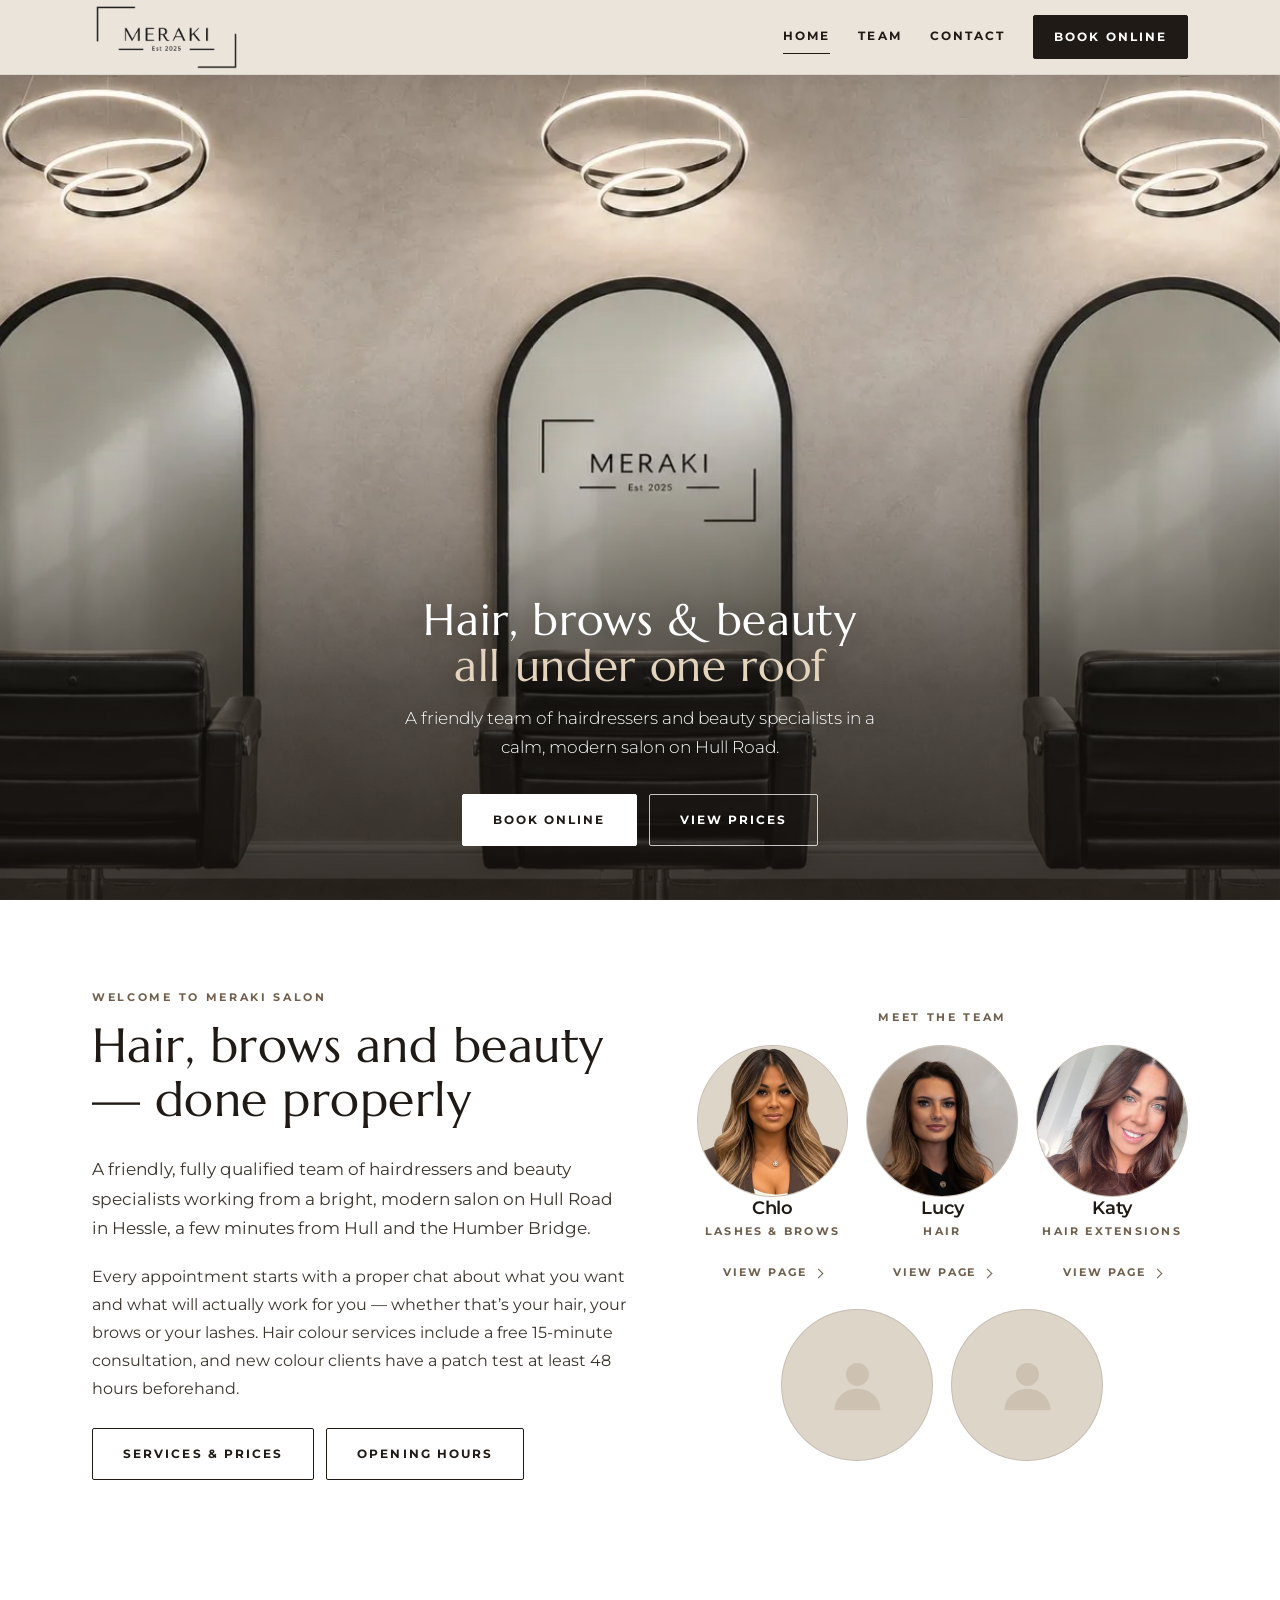
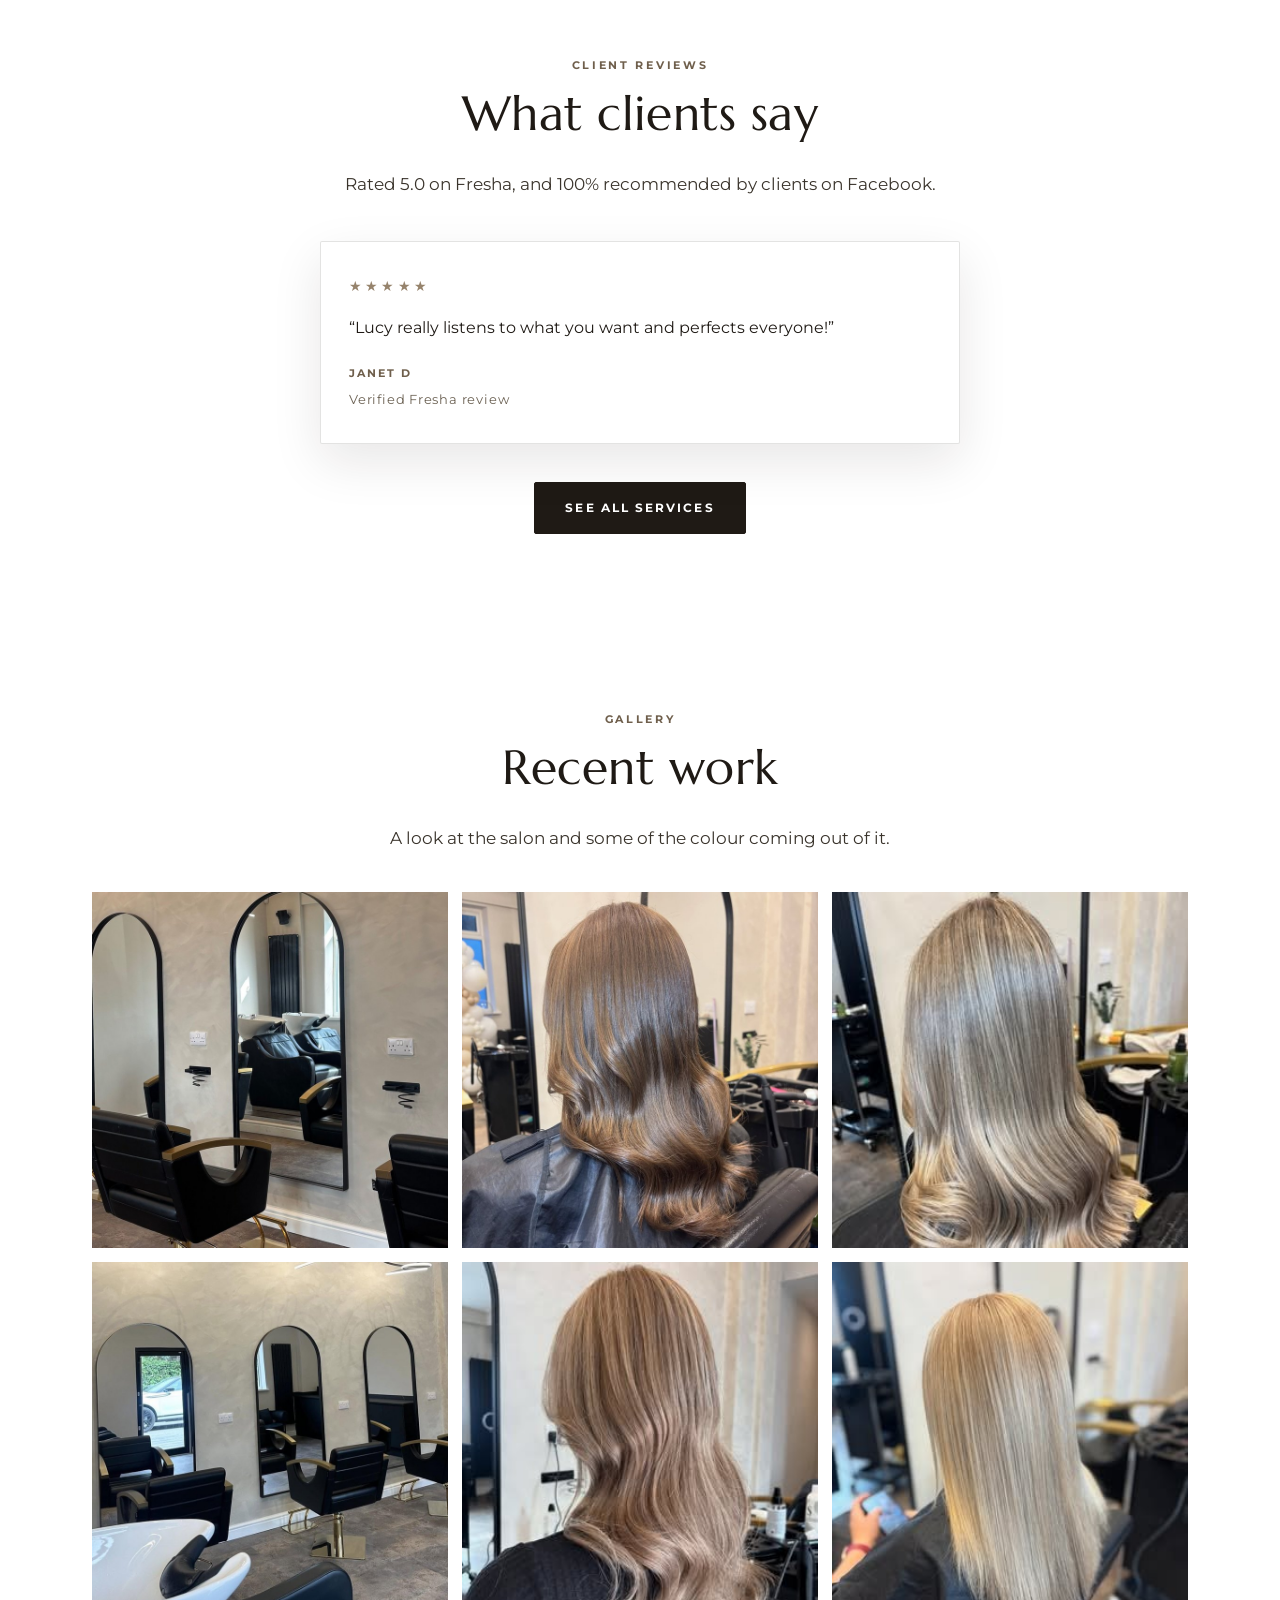
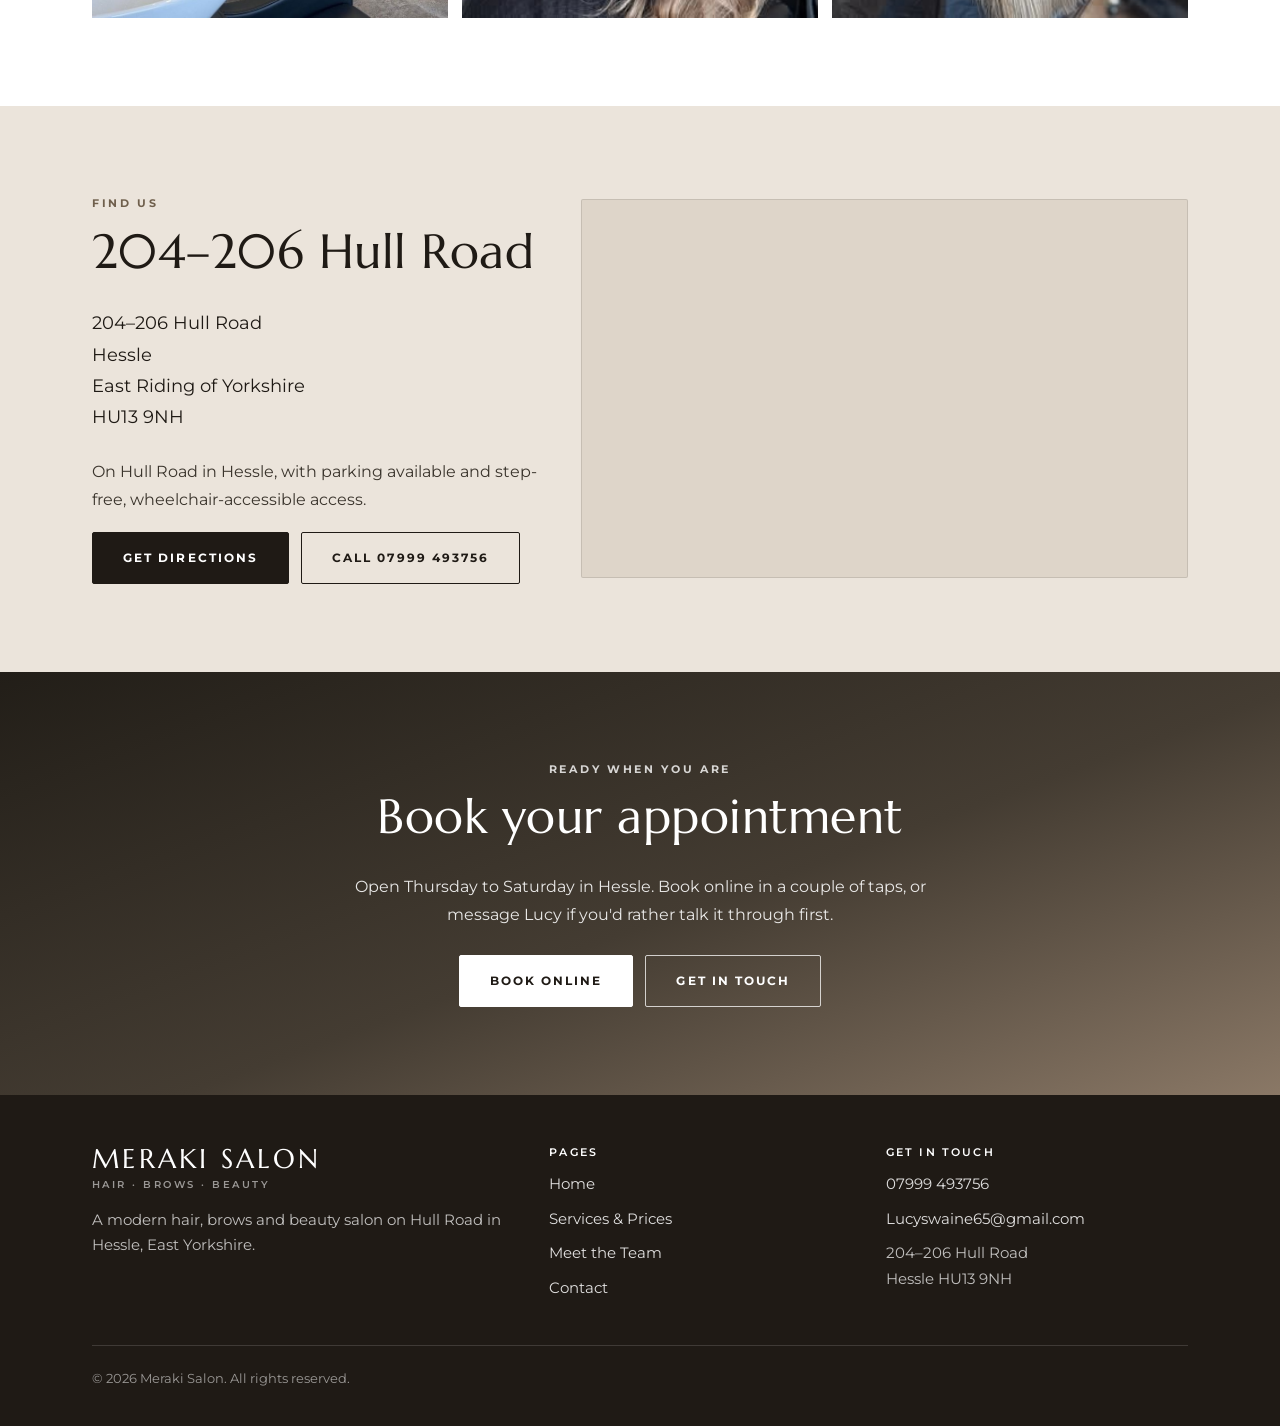
<file: index.html>
<!DOCTYPE html>
<html lang="en-GB">
<head>
<meta charset="utf-8">
<meta name="viewport" content="width=device-width, initial-scale=1">
<title>Meraki Salon | Hair, Brows and Beauty Salon in Hessle, East Yorkshire</title>
<meta name="description" content="Hair, brows and beauty salon on Hull Road, Hessle. Balayage, highlights, colour correction, keratin smoothing, cuts, blow-dries and extensions. Book online or call 07999 493756.">
<meta name="theme-color" content="#ebe4db">
<link rel="canonical" href="https://merakisalon.brightsite.app/">
<meta name="robots" content="index,follow,max-image-preview:large">
<meta property="og:type" content="website">
<meta property="og:site_name" content="Meraki Salon">
<meta property="og:locale" content="en_GB">
<meta property="og:url" content="https://merakisalon.brightsite.app/">
<meta property="og:title" content="Meraki Salon | Hair, Brows and Beauty Salon in Hessle, East Yorkshire">
<meta property="og:description" content="Hair, brows and beauty salon on Hull Road, Hessle. Balayage, highlights, colour correction, keratin smoothing, cuts, blow-dries and extensions. Book online or call 07999 493756.">
<meta property="og:image" content="https://merakisalon.brightsite.app/images/hero-meraki.jpg">
<meta name="twitter:card" content="summary_large_image">
<meta name="twitter:title" content="Meraki Salon | Hair, Brows and Beauty Salon in Hessle, East Yorkshire">
<meta name="twitter:description" content="Hair, brows and beauty salon on Hull Road, Hessle. Balayage, highlights, colour correction, keratin smoothing, cuts, blow-dries and extensions. Book online or call 07999 493756.">
<meta name="twitter:image" content="https://merakisalon.brightsite.app/images/hero-meraki.jpg">
<link rel="preload" as="image" href="images/hero-meraki.webp" type="image/webp" media="(min-width:901px)">
<meta name="geo.region" content="GB-ERY">
<meta name="geo.placename" content="Hessle, East Yorkshire">
<link rel="preconnect" href="https://fonts.googleapis.com">
<link rel="preconnect" href="https://fonts.gstatic.com" crossorigin>
<link href="https://fonts.googleapis.com/css2?family=Marcellus&family=Montserrat:wght@300;400;600;700&display=swap" rel="stylesheet">
<link rel="icon" href="images/favicon.svg" type="image/svg+xml">
<link rel="stylesheet" href="css/site.css">
<script type="application/ld+json">{"@context":"https://schema.org","@type":"HairSalon","name":"Meraki Salon","description":"Hair, brows and beauty salon on Hull Road in Hessle, East Yorkshire. Lashes, Balayage, highlights, full head and root colour, colour correction, keratin smoothing, precision cutting, blow-dries, up-dos and hair extensions.","telephone":"+447999493756","email":"Lucyswaine65@gmail.com","priceRange":"££","address":{"@type":"PostalAddress","streetAddress":"204-206 Hull Road","addressLocality":"Hessle","addressRegion":"East Riding of Yorkshire","postalCode":"HU13 9NH","addressCountry":"GB"},"areaServed":[{"@type":"City","name":"Hessle"},{"@type":"City","name":"Hull"},{"@type":"City","name":"East Yorkshire"}],"openingHoursSpecification":[{"@type":"OpeningHoursSpecification","dayOfWeek":["Thursday","Friday","Saturday"],"opens":"09:00","closes":"19:00"}],"@id":"https://merakisalon.brightsite.app/#business","url":"https://merakisalon.brightsite.app/","image":["https://merakisalon.brightsite.app/images/hero-meraki.jpg","https://merakisalon.brightsite.app/images/gallery-1.jpg"],"hasMap":"https://www.google.com/maps?q=204-206+Hull+Road,+Hessle+HU13+9NH","currenciesAccepted":"GBP","founder":{"@type":"Person","name":"Meraki Salon","jobTitle":"Owner"},"knowsAbout":["Balayage","Highlights","Colour correction","Keratin smoothing treatment","Precision cutting","Blow dry","Hair extensions","Up-dos"],"sameAs":["https://www.facebook.com/p/Lucy-Swaine-Hairdressing-61556775414400/"],"hasOfferCatalog":{"@type":"OfferCatalog","name":"Services","itemListElement":[{"@type":"OfferCatalog","name":"Packages","url":"https://merakisalon.brightsite.app/services#packages"},{"@type":"OfferCatalog","name":"Hair Colouring","url":"https://merakisalon.brightsite.app/services#colour"},{"@type":"OfferCatalog","name":"Cutting","url":"https://merakisalon.brightsite.app/services#cutting"},{"@type":"OfferCatalog","name":"Styling & Treatments","url":"https://merakisalon.brightsite.app/services#styling"}]}}</script>
</head>
<body>

<header class="site-header">
  <div class="container">
    <a class="brand" href="/"><img class="brand-logo" src="images/meraki-logo-v2.png" alt="Meraki Salon" width="800" height="337"></a>
    <button class="nav-toggle" aria-label="Menu" aria-expanded="false"><i></i><i></i><i></i></button>
    <nav class="nav">
      <a href="/" aria-current="page">Home</a>
      <a href="/#team">Team</a>
      <a href="/contact">Contact</a>
      <a class="btn btn--ghost nav-gift" href="tel:+447999493756">Call&nbsp;Us</a>
      <a class="btn" href="https://www.fresha.com/book-now/lucy-swaine-hairdressing-fx5bd5df/all-offer?pId=1186600" target="_blank" rel="noopener">Book&nbsp;Online</a>
      <span class="nav-wordmark" aria-hidden="true">Meraki Salon</span>
    </nav>
  </div>
</header>

<section class="hero">
  <div class="hero-media">
    <picture>
      <source media="(max-width:900px)" srcset="images/hero-meraki-mobile.webp" type="image/webp">
      <source media="(max-width:900px)" srcset="images/hero-meraki-mobile.jpg">
      <source srcset="images/hero-meraki.webp" type="image/webp">
      <img src="images/hero-meraki.jpg" alt="The styling area at Meraki Salon in Hessle" fetchpriority="high">
    </picture>
  </div>
  <div class="hero-copy">
    <div class="inner">
      <span class="eyebrow">Hair &middot; Brows &middot; Beauty &middot; Hessle</span>
      <h1 class="hero-title">Hair, brows &amp; beauty<br><em>all under one roof</em></h1>
      <p class="hero-sub">A friendly team of hairdressers and beauty specialists in a calm, modern salon on Hull Road.</p>
      <div class="btn-row">
        <a class="btn btn--light" href="https://www.fresha.com/book-now/lucy-swaine-hairdressing-fx5bd5df/all-offer?pId=1186600" target="_blank" rel="noopener">Book Online</a>
        <a class="btn btn--outline-light" href="/services">View Prices</a>
      </div>
      <div class="hero-tags">
        <span>Colour</span>
        <span>Cutting</span>
        <span>Extensions</span>
        <span>Brows</span>
        <span>Lashes</span>
      </div>
    </div>
  </div>
</section>

<section class="section">
  <div class="container welcome">
    <div class="welcome-text">
      <span class="eyebrow">Welcome to Meraki Salon</span>
      <h2>Hair, brows and beauty &mdash; done properly</h2>
      <p class="lede">A friendly, fully qualified team of hairdressers and beauty specialists working from a bright, modern salon on Hull Road in Hessle, a few minutes from Hull and the Humber Bridge.</p>
      <p>Every appointment starts with a proper chat about what you want and what will actually work for you &mdash; whether that&rsquo;s your hair, your brows or your lashes. Hair colour services include a free 15-minute consultation, and new colour clients have a patch test at least 48 hours beforehand.</p>
      <div class="btn-row">
        <a class="btn btn--ghost" href="/services">Services &amp; Prices</a>
        <a class="btn btn--ghost" href="/contact">Opening Hours</a>
      </div>
    </div>
    <div class="welcome-team" id="team">
      <span class="eyebrow">Meet the team</span>
      <div class="team">
      <a class="team-card" href="/chlo">
        <div class="team-photo"><img src="images/team-chlo.jpg" alt="Chlo, lash specialist at Meraki Salon" width="480" height="480" loading="lazy"></div>
        <h3>Chlo</h3>
        <p class="team-role">Lashes &amp; Brows</p>
        <span class="card-cta">View page</span>
      </a>
      <a class="team-card" href="/lucy">
        <div class="team-photo"><img src="images/team-lucy.jpg" alt="Lucy, hairdresser at Meraki Salon" width="480" height="480" loading="lazy"></div>
        <h3>Lucy</h3>
        <p class="team-role">Hair</p>
        <span class="card-cta">View page</span>
      </a>
      <a class="team-card" href="/katy">
        <div class="team-photo"><img loading="lazy" src="images/team-katy.jpg" alt="Katy, hair extensions specialist at Meraki Salon" width="480" height="480"></div>
        <h3>Katy</h3>
        <p class="team-role">Hair Extensions</p>
        <span class="card-cta">View page</span>
      </a>
      <div class="team-card team-card--blank" aria-hidden="true">
        <div class="team-photo"><svg viewBox="0 0 24 24" width="46%" height="46%" fill="currentColor"><circle cx="12" cy="8.5" r="4"/><path d="M4 21c0-4.4 3.6-7.5 8-7.5s8 3.100 8 7.500z"/></svg></div>
      </div>
      <div class="team-card team-card--blank" aria-hidden="true">
        <div class="team-photo"><svg viewBox="0 0 24 24" width="46%" height="46%" fill="currentColor"><circle cx="12" cy="8.5" r="4"/><path d="M4 21c0-4.4 3.6-7.5 8-7.5s8 3.100 8 7.500z"/></svg></div>
      </div>
    </div>
    </div>
  </div>
</section>

<!-- ===================== REVIEWS ===================== -->
<section class="section">
  <div class="container center">
    <span class="eyebrow">Client Reviews</span>
    <h2>What clients say</h2>
    <p class="lede">Rated 5.0 on Fresha, and 100% recommended by clients on Facebook.</p>
    <div class="grid" style="max-width:640px;margin:2.6em auto 0;text-align:left">
      <div class="card review">
        <div class="stars">&#9733;&#9733;&#9733;&#9733;&#9733;</div>
        <blockquote>&ldquo;Lucy really listens to what you want and perfects everyone!&rdquo;</blockquote>
        <div class="who">Janet D<small>Verified Fresha review</small></div>
      </div>
    </div>
    <div class="btn-row" style="margin-top:2.4em"><a class="btn" href="/services">See All Services</a></div>
  </div>
</section>

<!-- ===================== GALLERY ===================== -->
<section class="section">
  <div class="container">
    <div class="center" style="margin-bottom:2.4em">
      <span class="eyebrow">Gallery</span>
      <h2>Recent work</h2>
      <p class="lede">A look at the salon and some of the colour coming out of it.</p>
    </div>
    <div class="gallery">
      <figure><img src="images/gallery-1.jpg" alt="The styling stations and arched mirrors at Meraki Salon" loading="lazy"></figure>
      <figure><img src="images/gallery-2.jpg" alt="Glossy chocolate brown colour with a soft blow-dry" loading="lazy"></figure>
      <figure><img src="images/gallery-3.jpg" alt="Blonde balayage with a bright, blended finish" loading="lazy"></figure>
      <figure><img src="images/gallery-4.jpg" alt="Arched mirrors, gold styling chairs and the backwash area" loading="lazy"></figure>
      <figure><img src="images/gallery-5.jpg" alt="Bronde waves finished with a smooth blow-dry" loading="lazy"></figure>
      <figure><img src="images/gallery-6.jpg" alt="Long blonde balayage with a soft root melt" loading="lazy"></figure>
    </div>
  </div>
</section>

<section class="section section--tint" id="find-us">
  <div class="container">
    <div class="find">
      <div>
        <span class="eyebrow">Find Us</span>
        <h2>204&ndash;206 Hull Road</h2>
        <address>
          204&ndash;206 Hull Road<br>
          Hessle<br>
          East Riding of Yorkshire<br>
          HU13 9NH
        </address>
        <p>On Hull Road in Hessle, with parking available and step-free, wheelchair-accessible access.</p>
        <div class="btn-row">
          <a class="btn" href="https://www.google.com/maps/dir/?api=1&amp;destination=204-206+Hull+Road,+Hessle+HU13+9NH" target="_blank" rel="noopener">Get Directions</a>
          <a class="btn btn--ghost" href="tel:+447999493756">Call 07999 493756</a>
        </div>
      </div>
      <div class="map">
        <iframe title="Map showing Meraki Salon, 204-206 Hull Road, Hessle HU13 9NH"
          src="https://www.google.com/maps?q=204-206+Hull+Road,+Hessle+HU13+9NH&amp;output=embed"
          loading="lazy" referrerpolicy="no-referrer-when-downgrade" allowfullscreen></iframe>
      </div>
    </div>
  </div>
</section>

<section class="section band">
  <div class="container">
    <span class="eyebrow">Ready when you are</span>
    <h2>Book your appointment</h2>
    <p>Open Thursday to Saturday in Hessle. Book online in a couple of taps, or message Lucy if you'd rather talk it through first.</p>
    <div class="btn-row" style="justify-content:center;margin-top:1.6em">
      <a class="btn btn--light" href="https://www.fresha.com/book-now/lucy-swaine-hairdressing-fx5bd5df/all-offer?pId=1186600" target="_blank" rel="noopener">Book Online</a>
      <a class="btn btn--outline-light" href="/contact">Get in Touch</a>
    </div>
  </div>
</section>

<footer class="site-footer">
  <div class="container">
    <div class="footer-grid">
      <div>
        <p class="brand-line">Meraki Salon</p>
        <span class="brand-line-sub">Hair &middot; Brows &middot; Beauty</span>
        <p>A modern hair, brows and beauty salon on Hull Road in Hessle, East Yorkshire.</p>
      </div>
      <div>
        <h4>Pages</h4>
        <ul>
          <li><a href="/">Home</a></li>
          <li><a href="/services">Services &amp; Prices</a></li>
          <li><a href="/#team">Meet the Team</a></li>
          <li><a href="/contact">Contact</a></li>
        </ul>
      </div>
      <div>
        <h4>Get in touch</h4>
        <ul>
          <li><a href="tel:+447999493756">07999 493756</a></li>
          <li><a href="mailto:Lucyswaine65@gmail.com">Lucyswaine65@gmail.com</a></li>
          <li>204&ndash;206 Hull Road<br>Hessle HU13 9NH</li>
        </ul>
      </div>
    </div>
    <div class="legal">&copy; <span id="yr">2026</span> Meraki Salon. All rights reserved.</div>
  </div>
</footer>

<script src="js/site.js" defer></script>
</body>
</html>
</file>
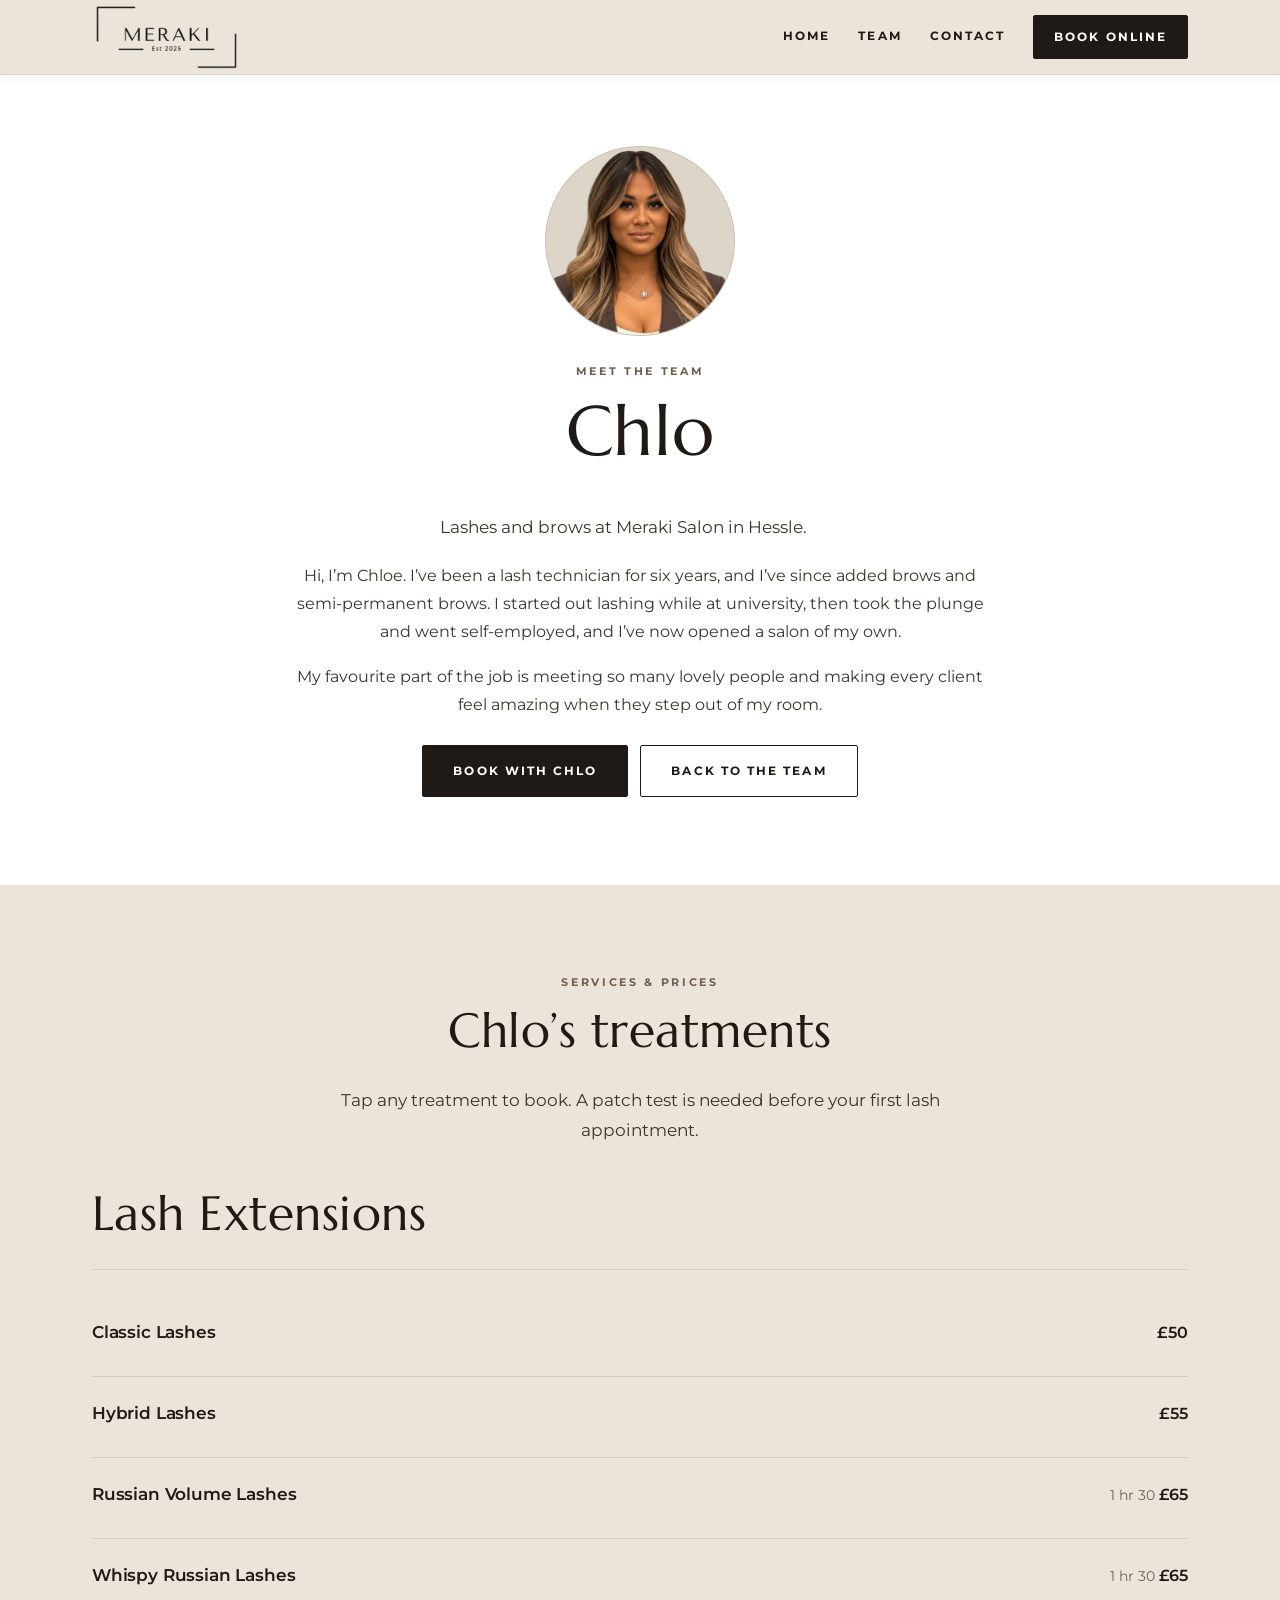
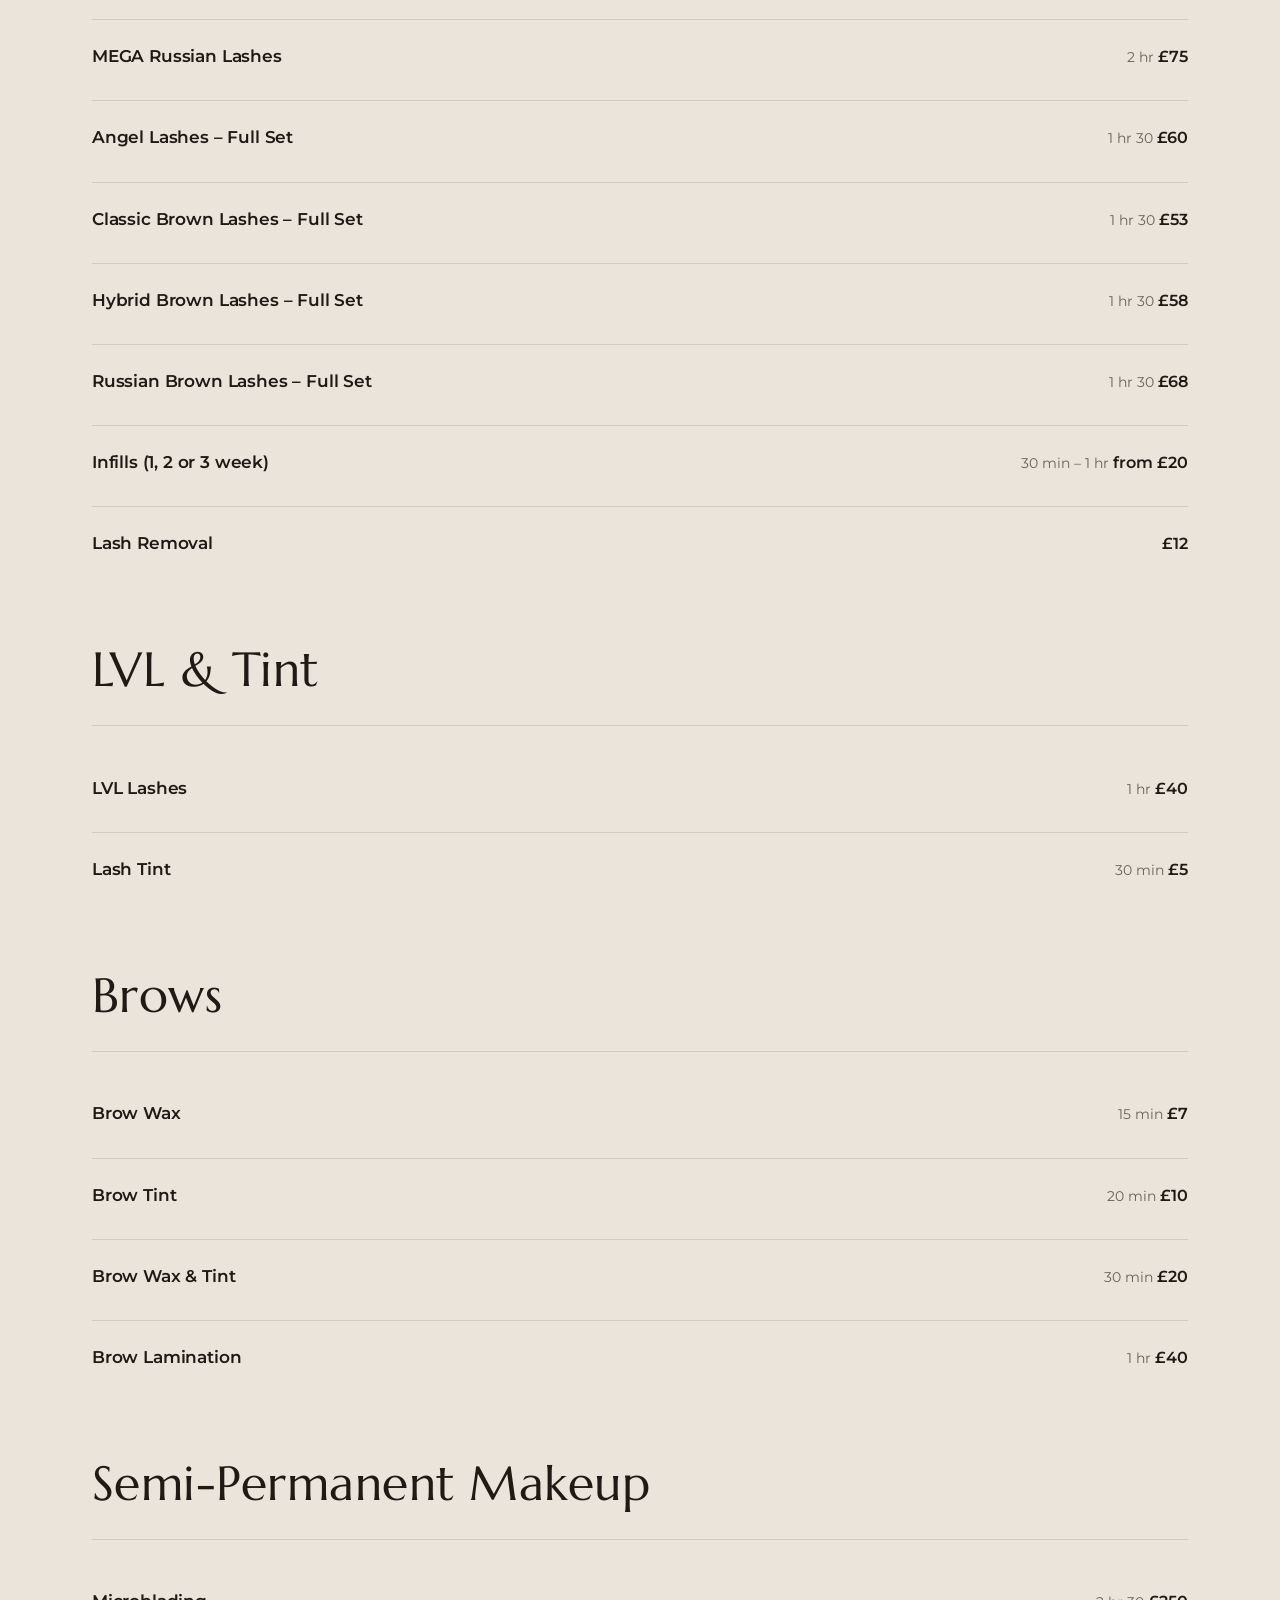
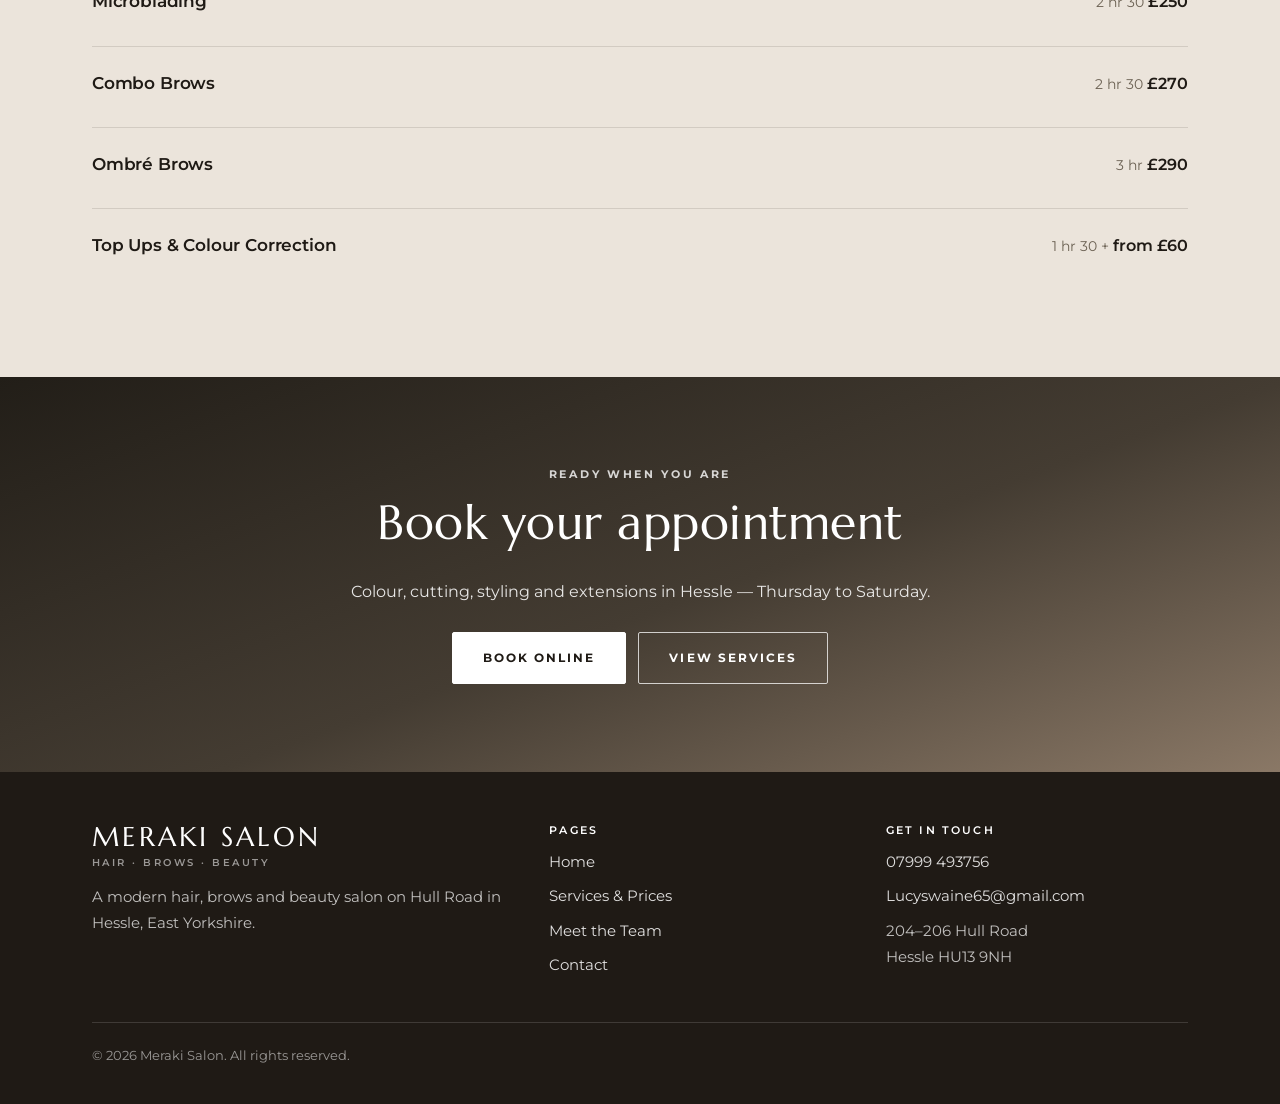
<file: chlo.html>
<!DOCTYPE html>
<html lang="en-GB">
<head>
<meta charset="utf-8">
<meta name="viewport" content="width=device-width, initial-scale=1">
<title>Chlo | Lashes &amp; Brows at Meraki Salon, Hessle</title>
<meta name="description" content="Meet Chlo, lash and brow specialist at Meraki Salon on Hull Road, Hessle. Lash extensions, LVL, brows and semi-permanent makeup.">
<meta name="theme-color" content="#ebe4db">
<link rel="canonical" href="https://merakisalon.brightsite.app/chlo">
<meta name="robots" content="index,follow,max-image-preview:large">
<meta property="og:type" content="website">
<meta property="og:site_name" content="Meraki Salon">
<meta property="og:locale" content="en_GB">
<meta property="og:url" content="https://merakisalon.brightsite.app/chlo">
<meta property="og:title" content="Chlo | Lashes &amp; Brows at Meraki Salon, Hessle">
<meta property="og:description" content="Meet Chlo, lash and brow specialist at Meraki Salon on Hull Road, Hessle. Lash extensions, LVL, brows and semi-permanent makeup.">
<meta property="og:image" content="https://merakisalon.brightsite.app/images/hero-meraki.jpg">
<meta name="twitter:card" content="summary_large_image">
<meta name="twitter:title" content="Chlo | Lashes &amp; Brows at Meraki Salon, Hessle">
<meta name="twitter:description" content="Meet Chlo, lash and brow specialist at Meraki Salon on Hull Road, Hessle. Lash extensions, LVL, brows and semi-permanent makeup.">
<meta name="twitter:image" content="https://merakisalon.brightsite.app/images/hero-meraki.jpg">
<link rel="preconnect" href="https://fonts.googleapis.com">
<link rel="preconnect" href="https://fonts.gstatic.com" crossorigin>
<link href="https://fonts.googleapis.com/css2?family=Marcellus&family=Montserrat:wght@300;400;600;700&display=swap" rel="stylesheet">
<link rel="icon" href="images/favicon.svg" type="image/svg+xml">
<link rel="stylesheet" href="css/site.css">
</head>
<body>

<header class="site-header">
  <div class="container">
    <a class="brand" href="/"><img class="brand-logo" src="images/meraki-logo-v2.png" alt="Meraki Salon" width="800" height="337"></a>
    <button class="nav-toggle" aria-label="Menu" aria-expanded="false"><i></i><i></i><i></i></button>
    <nav class="nav">
      <a href="/">Home</a>
      <a href="/#team">Team</a>
      <a href="/contact">Contact</a>
      <a class="btn btn--ghost nav-gift" href="tel:+447999493756">Call&nbsp;Us</a>
      <a class="btn" href="https://www.fresha.com/book-now/lucy-swaine-hairdressing-fx5bd5df/all-offer?pId=1186600" target="_blank" rel="noopener">Book&nbsp;Online</a>
      <span class="nav-wordmark" aria-hidden="true">Meraki Salon</span>
    </nav>
  </div>
</header>

<section class="section section--first">
  <div class="container intro">
    <div class="team" style="margin:0 0 1.6em"><div class="team-card" style="cursor:default"><div class="team-photo"><img src="images/team-chlo.jpg" alt="Chlo, lash specialist at Meraki Salon" width="480" height="480"></div></div></div>
    <span class="eyebrow">Meet the team</span>
    <h1>Chlo</h1>
    <p class="lede">Lashes and brows at Meraki Salon in Hessle.</p>
    <p>Hi, I&rsquo;m Chloe. I&rsquo;ve been a lash technician for six years, and I&rsquo;ve since added brows and semi-permanent brows. I started out lashing while at university, then took the plunge and went self-employed, and I&rsquo;ve now opened a salon of my own.</p>
    <p>My favourite part of the job is meeting so many lovely people and making every client feel amazing when they step out of my room.</p>
    <div class="btn-row" style="justify-content:center">
      <a class="btn" href="https://bookings.gettimely.com/cclashes1/book" target="_blank" rel="noopener">Book with Chlo</a>
      <a class="btn btn--ghost" href="/#team">Back to the team</a>
    </div>
  </div>
</section>

<section class="section section--tint">
  <div class="container">
    <div class="center" style="margin-bottom:2.6em"><span class="eyebrow">Services &amp; Prices</span><h2>Chlo&rsquo;s treatments</h2><p class="lede">Tap any treatment to book. A patch test is needed before your first lash appointment.</p></div>
    <div class="cat" id="lashes">
      <div class="cat-head"><h2>Lash Extensions</h2></div>
      <div class="treat">
        <h3><a href="https://bookings.gettimely.com/cclashes1/book" target="_blank" rel="noopener">Classic Lashes</a></h3>
        <div class="price"><span><em></em> &pound;50</span></div>
      </div>
      <div class="treat">
        <h3><a href="https://bookings.gettimely.com/cclashes1/book" target="_blank" rel="noopener">Hybrid Lashes</a></h3>
        <div class="price"><span><em></em> &pound;55</span></div>
      </div>
      <div class="treat">
        <h3><a href="https://bookings.gettimely.com/cclashes1/book" target="_blank" rel="noopener">Russian Volume Lashes</a></h3>
        <div class="price"><span><em>1 hr 30</em> &pound;65</span></div>
      </div>
      <div class="treat">
        <h3><a href="https://bookings.gettimely.com/cclashes1/book" target="_blank" rel="noopener">Whispy Russian Lashes</a></h3>
        <div class="price"><span><em>1 hr 30</em> &pound;65</span></div>
      </div>
      <div class="treat">
        <h3><a href="https://bookings.gettimely.com/cclashes1/book" target="_blank" rel="noopener">MEGA Russian Lashes</a></h3>
        <div class="price"><span><em>2 hr</em> &pound;75</span></div>
      </div>
      <div class="treat">
        <h3><a href="https://bookings.gettimely.com/cclashes1/book" target="_blank" rel="noopener">Angel Lashes &ndash; Full Set</a></h3>
        <div class="price"><span><em>1 hr 30</em> &pound;60</span></div>
      </div>
      <div class="treat">
        <h3><a href="https://bookings.gettimely.com/cclashes1/book" target="_blank" rel="noopener">Classic Brown Lashes &ndash; Full Set</a></h3>
        <div class="price"><span><em>1 hr 30</em> &pound;53</span></div>
      </div>
      <div class="treat">
        <h3><a href="https://bookings.gettimely.com/cclashes1/book" target="_blank" rel="noopener">Hybrid Brown Lashes &ndash; Full Set</a></h3>
        <div class="price"><span><em>1 hr 30</em> &pound;58</span></div>
      </div>
      <div class="treat">
        <h3><a href="https://bookings.gettimely.com/cclashes1/book" target="_blank" rel="noopener">Russian Brown Lashes &ndash; Full Set</a></h3>
        <div class="price"><span><em>1 hr 30</em> &pound;68</span></div>
      </div>
      <div class="treat">
        <h3><a href="https://bookings.gettimely.com/cclashes1/book" target="_blank" rel="noopener">Infills (1, 2 or 3 week)</a></h3>
        <div class="price"><span><em>30 min &ndash; 1 hr</em> from &pound;20</span></div>
      </div>
      <div class="treat">
        <h3><a href="https://bookings.gettimely.com/cclashes1/book" target="_blank" rel="noopener">Lash Removal</a></h3>
        <div class="price"><span><em></em> &pound;12</span></div>
      </div>
    </div>

    <div class="cat" id="lvl">
      <div class="cat-head"><h2>LVL &amp; Tint</h2></div>
      <div class="treat">
        <h3><a href="https://bookings.gettimely.com/cclashes1/book" target="_blank" rel="noopener">LVL Lashes</a></h3>
        <div class="price"><span><em>1 hr</em> &pound;40</span></div>
      </div>
      <div class="treat">
        <h3><a href="https://bookings.gettimely.com/cclashes1/book" target="_blank" rel="noopener">Lash Tint</a></h3>
        <div class="price"><span><em>30 min</em> &pound;5</span></div>
      </div>
    </div>

    <div class="cat" id="brows">
      <div class="cat-head"><h2>Brows</h2></div>
      <div class="treat">
        <h3><a href="https://bookings.gettimely.com/cclashes1/book" target="_blank" rel="noopener">Brow Wax</a></h3>
        <div class="price"><span><em>15 min</em> &pound;7</span></div>
      </div>
      <div class="treat">
        <h3><a href="https://bookings.gettimely.com/cclashes1/book" target="_blank" rel="noopener">Brow Tint</a></h3>
        <div class="price"><span><em>20 min</em> &pound;10</span></div>
      </div>
      <div class="treat">
        <h3><a href="https://bookings.gettimely.com/cclashes1/book" target="_blank" rel="noopener">Brow Wax &amp; Tint</a></h3>
        <div class="price"><span><em>30 min</em> &pound;20</span></div>
      </div>
      <div class="treat">
        <h3><a href="https://bookings.gettimely.com/cclashes1/book" target="_blank" rel="noopener">Brow Lamination</a></h3>
        <div class="price"><span><em>1 hr</em> &pound;40</span></div>
      </div>
    </div>

    <div class="cat" id="spmu">
      <div class="cat-head"><h2>Semi-Permanent Makeup</h2></div>
      <div class="treat">
        <h3><a href="https://bookings.gettimely.com/cclashes1/book" target="_blank" rel="noopener">Microblading</a></h3>
        <div class="price"><span><em>2 hr 30</em> &pound;250</span></div>
      </div>
      <div class="treat">
        <h3><a href="https://bookings.gettimely.com/cclashes1/book" target="_blank" rel="noopener">Combo Brows</a></h3>
        <div class="price"><span><em>2 hr 30</em> &pound;270</span></div>
      </div>
      <div class="treat">
        <h3><a href="https://bookings.gettimely.com/cclashes1/book" target="_blank" rel="noopener">Ombr&eacute; Brows</a></h3>
        <div class="price"><span><em>3 hr</em> &pound;290</span></div>
      </div>
      <div class="treat">
        <h3><a href="https://bookings.gettimely.com/cclashes1/book" target="_blank" rel="noopener">Top Ups &amp; Colour Correction</a></h3>
        <div class="price"><span><em>1 hr 30 +</em> from &pound;60</span></div>
      </div>
    </div>

  </div>
</section>

<section class="section band">
  <div class="container">
    <span class="eyebrow">Ready when you are</span>
    <h2>Book your appointment</h2>
    <p>Colour, cutting, styling and extensions in Hessle &mdash; Thursday to Saturday.</p>
    <div class="btn-row" style="justify-content:center;margin-top:1.6em">
      <a class="btn btn--light" href="https://www.fresha.com/book-now/lucy-swaine-hairdressing-fx5bd5df/all-offer?pId=1186600" target="_blank" rel="noopener">Book Online</a>
      <a class="btn btn--outline-light" href="/services">View Services</a>
    </div>
  </div>
</section>

<footer class="site-footer">
  <div class="container">
    <div class="footer-grid">
      <div>
        <p class="brand-line">Meraki Salon</p>
        <span class="brand-line-sub">Hair &middot; Brows &middot; Beauty</span>
        <p>A modern hair, brows and beauty salon on Hull Road in Hessle, East Yorkshire.</p>
      </div>
      <div>
        <h4>Pages</h4>
        <ul>
          <li><a href="/">Home</a></li>
          <li><a href="/services">Services &amp; Prices</a></li>
          <li><a href="/#team">Meet the Team</a></li>
          <li><a href="/contact">Contact</a></li>
        </ul>
      </div>
      <div>
        <h4>Get in touch</h4>
        <ul>
          <li><a href="tel:+447999493756">07999 493756</a></li>
          <li><a href="mailto:Lucyswaine65@gmail.com">Lucyswaine65@gmail.com</a></li>
          <li>204&ndash;206 Hull Road<br>Hessle HU13 9NH</li>
        </ul>
      </div>
    </div>
    <div class="legal">&copy; <span id="yr">2026</span> Meraki Salon. All rights reserved.</div>
  </div>
</footer>

<script src="js/site.js" defer></script>
</body>
</html>
</file>
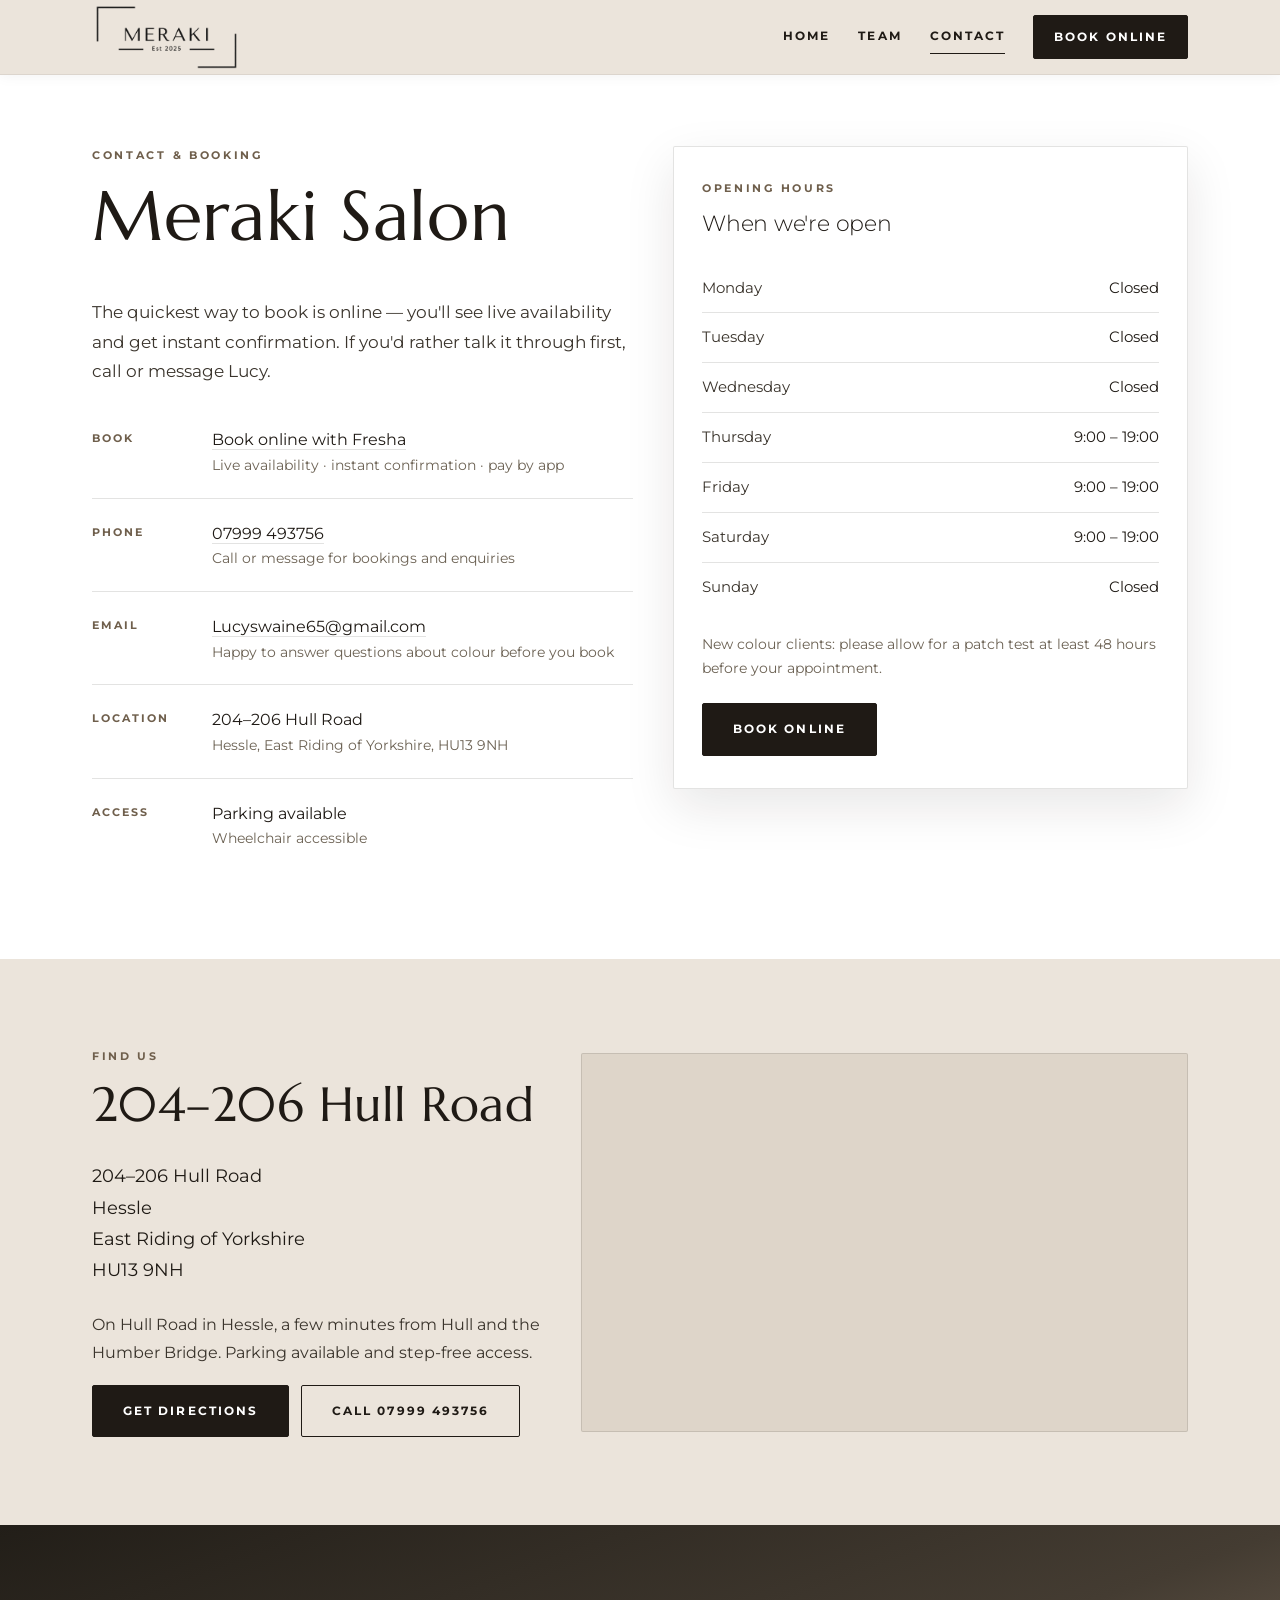
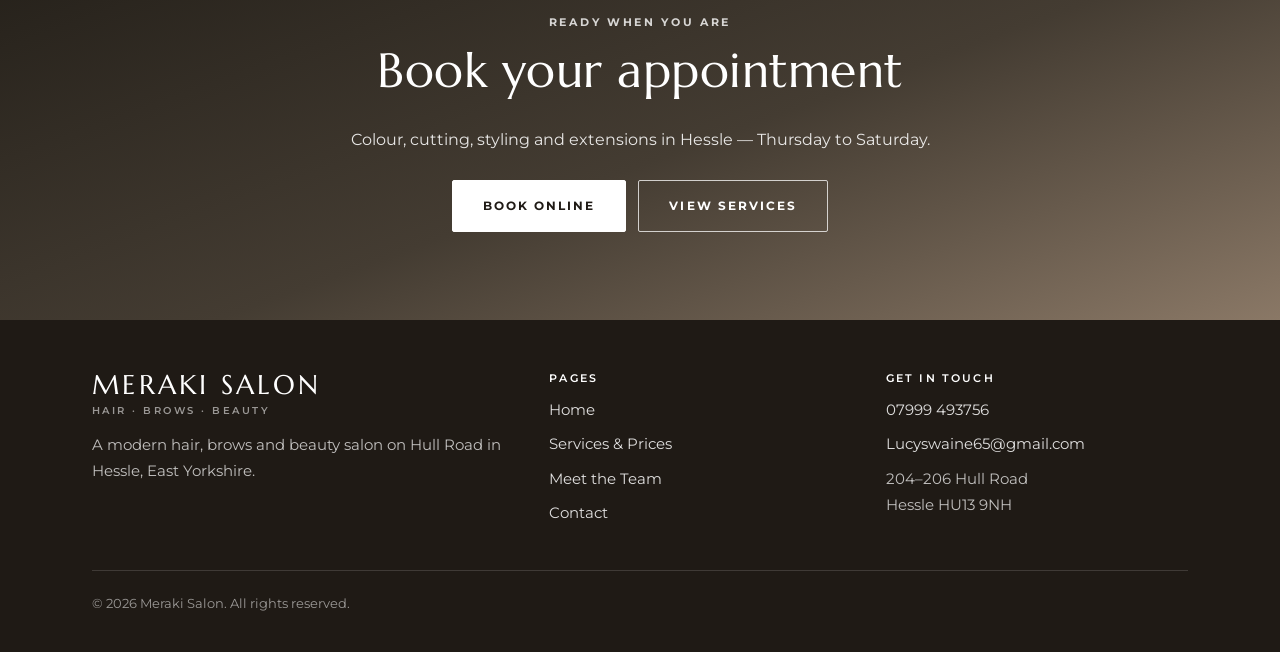
<file: contact.html>
<!DOCTYPE html>
<html lang="en-GB">
<head>
<meta charset="utf-8">
<meta name="viewport" content="width=device-width, initial-scale=1">
<title>Contact &amp; Opening Hours | Meraki Salon, Hessle</title>
<meta name="description" content="Meraki Salon, 204-206 Hull Road, Hessle HU13 9NH. Open Thursday to Saturday, 9am to 7pm. Book online, call 07999 493756 or email Lucyswaine65@gmail.com.">
<meta name="theme-color" content="#ebe4db">
<link rel="canonical" href="https://merakisalon.brightsite.app/contact">
<meta name="robots" content="index,follow,max-image-preview:large">
<meta property="og:type" content="website">
<meta property="og:site_name" content="Meraki Salon">
<meta property="og:locale" content="en_GB">
<meta property="og:url" content="https://merakisalon.brightsite.app/contact">
<meta property="og:title" content="Contact &amp; Opening Hours | Meraki Salon, Hessle">
<meta property="og:description" content="Meraki Salon, 204-206 Hull Road, Hessle HU13 9NH. Open Thursday to Saturday, 9am to 7pm. Book online, call 07999 493756 or email Lucyswaine65@gmail.com.">
<meta property="og:image" content="https://merakisalon.brightsite.app/images/hero-meraki.jpg">
<meta name="twitter:card" content="summary_large_image">
<meta name="twitter:title" content="Contact &amp; Opening Hours | Meraki Salon, Hessle">
<meta name="twitter:description" content="Meraki Salon, 204-206 Hull Road, Hessle HU13 9NH. Open Thursday to Saturday, 9am to 7pm. Book online, call 07999 493756 or email Lucyswaine65@gmail.com.">
<meta name="twitter:image" content="https://merakisalon.brightsite.app/images/hero-meraki.jpg">
<link rel="preconnect" href="https://fonts.googleapis.com">
<link rel="preconnect" href="https://fonts.gstatic.com" crossorigin>
<link href="https://fonts.googleapis.com/css2?family=Marcellus&family=Montserrat:wght@300;400;600;700&display=swap" rel="stylesheet">
<link rel="icon" href="images/favicon.svg" type="image/svg+xml">
<link rel="stylesheet" href="css/site.css">
<script type="application/ld+json">{"@context":"https://schema.org","@type":"BreadcrumbList","itemListElement":[{"@type":"ListItem","position":1,"name":"Home","item":"https://merakisalon.brightsite.app/"},{"@type":"ListItem","position":2,"name":"Contact","item":"https://merakisalon.brightsite.app/contact"}]}</script>
</head>
<body>

<header class="site-header">
  <div class="container">
    <a class="brand" href="/"><img class="brand-logo" src="images/meraki-logo-v2.png" alt="Meraki Salon" width="800" height="337"></a>
    <button class="nav-toggle" aria-label="Menu" aria-expanded="false"><i></i><i></i><i></i></button>
    <nav class="nav">
      <a href="/">Home</a>
      <a href="/#team">Team</a>
      <a href="/contact" aria-current="page">Contact</a>
      <a class="btn btn--ghost nav-gift" href="tel:+447999493756">Call&nbsp;Us</a>
      <a class="btn" href="https://www.fresha.com/book-now/lucy-swaine-hairdressing-fx5bd5df/all-offer?pId=1186600" target="_blank" rel="noopener">Book&nbsp;Online</a>
      <span class="nav-wordmark" aria-hidden="true">Meraki Salon</span>
    </nav>
  </div>
</header>

<section class="section section--first">
  <div class="container">
    <div class="contact-grid">

      <div>
        <span class="eyebrow">Contact &amp; Booking</span>
        <h1>Meraki Salon</h1>
        <p class="lede">The quickest way to book is online &mdash; you'll see live availability and get instant confirmation. If you'd rather talk it through first, call or message Lucy.</p>

        <div class="detail">
          <div class="k">Book</div>
          <div class="v"><a href="https://www.fresha.com/book-now/lucy-swaine-hairdressing-fx5bd5df/all-offer?pId=1186600" target="_blank" rel="noopener">Book online with Fresha</a><small>Live availability &middot; instant confirmation &middot; pay by app</small></div>
        </div>
        <div class="detail">
          <div class="k">Phone</div>
          <div class="v"><a href="tel:+447999493756">07999 493756</a><small>Call or message for bookings and enquiries</small></div>
        </div>
        <div class="detail">
          <div class="k">Email</div>
          <div class="v"><a href="mailto:Lucyswaine65@gmail.com">Lucyswaine65@gmail.com</a><small>Happy to answer questions about colour before you book</small></div>
        </div>
        <div class="detail">
          <div class="k">Location</div>
          <div class="v">204&ndash;206 Hull Road<small>Hessle, East Riding of Yorkshire, HU13 9NH</small></div>
        </div>
        <div class="detail">
          <div class="k">Access</div>
          <div class="v">Parking available<small>Wheelchair accessible</small></div>
        </div>

      </div>

      <div>
        <div class="card">
          <span class="eyebrow">Opening Hours</span>
          <h3 style="font-size:1.4rem;font-weight:300;margin-bottom:1.2em">When we're open</h3>
          <table class="hours">
            <tr><th>Monday</th><td>Closed</td></tr>
            <tr><th>Tuesday</th><td>Closed</td></tr>
            <tr><th>Wednesday</th><td>Closed</td></tr>
            <tr><th>Thursday</th><td>9:00 &ndash; 19:00</td></tr>
            <tr><th>Friday</th><td>9:00 &ndash; 19:00</td></tr>
            <tr><th>Saturday</th><td>9:00 &ndash; 19:00</td></tr>
            <tr><th>Sunday</th><td>Closed</td></tr>
          </table>
          <p class="form-note" style="margin-top:1.6em">New colour clients: please allow for a patch test at least 48 hours before your appointment.</p>
          <div class="btn-row" style="margin-top:1.4em">
            <a class="btn" href="https://www.fresha.com/book-now/lucy-swaine-hairdressing-fx5bd5df/all-offer?pId=1186600" target="_blank" rel="noopener">Book Online</a>
          </div>
        </div>
      </div>

    </div>
  </div>
</section>

<section class="section section--tint" id="find-us">
  <div class="container">
    <div class="find">
      <div>
        <span class="eyebrow">Find Us</span>
        <h2>204&ndash;206 Hull Road</h2>
        <address>
          204&ndash;206 Hull Road<br>
          Hessle<br>
          East Riding of Yorkshire<br>
          HU13 9NH
        </address>
        <p>On Hull Road in Hessle, a few minutes from Hull and the Humber Bridge. Parking available and step-free access.</p>
        <div class="btn-row">
          <a class="btn" href="https://www.google.com/maps/dir/?api=1&amp;destination=204-206+Hull+Road,+Hessle+HU13+9NH" target="_blank" rel="noopener">Get Directions</a>
          <a class="btn btn--ghost" href="tel:+447999493756">Call 07999 493756</a>
        </div>
      </div>
      <div class="map">
        <iframe title="Map showing Meraki Salon, 204-206 Hull Road, Hessle HU13 9NH"
          src="https://www.google.com/maps?q=204-206+Hull+Road,+Hessle+HU13+9NH&amp;output=embed"
          loading="lazy" referrerpolicy="no-referrer-when-downgrade" allowfullscreen></iframe>
      </div>
    </div>
  </div>
</section>

<section class="section band">
  <div class="container">
    <span class="eyebrow">Ready when you are</span>
    <h2>Book your appointment</h2>
    <p>Colour, cutting, styling and extensions in Hessle &mdash; Thursday to Saturday.</p>
    <div class="btn-row" style="justify-content:center;margin-top:1.6em">
      <a class="btn btn--light" href="https://www.fresha.com/book-now/lucy-swaine-hairdressing-fx5bd5df/all-offer?pId=1186600" target="_blank" rel="noopener">Book Online</a>
      <a class="btn btn--outline-light" href="/services">View Services</a>
    </div>
  </div>
</section>

<footer class="site-footer">
  <div class="container">
    <div class="footer-grid">
      <div>
        <p class="brand-line">Meraki Salon</p>
        <span class="brand-line-sub">Hair &middot; Brows &middot; Beauty</span>
        <p>A modern hair, brows and beauty salon on Hull Road in Hessle, East Yorkshire.</p>
      </div>
      <div>
        <h4>Pages</h4>
        <ul>
          <li><a href="/">Home</a></li>
          <li><a href="/services">Services &amp; Prices</a></li>
          <li><a href="/#team">Meet the Team</a></li>
          <li><a href="/contact">Contact</a></li>
        </ul>
      </div>
      <div>
        <h4>Get in touch</h4>
        <ul>
          <li><a href="tel:+447999493756">07999 493756</a></li>
          <li><a href="mailto:Lucyswaine65@gmail.com">Lucyswaine65@gmail.com</a></li>
          <li>204&ndash;206 Hull Road<br>Hessle HU13 9NH</li>
        </ul>
      </div>
    </div>
    <div class="legal">&copy; <span id="yr">2026</span> Meraki Salon. All rights reserved.</div>
  </div>
</footer>

<script src="js/site.js" defer></script>
</body>
</html>
</file>
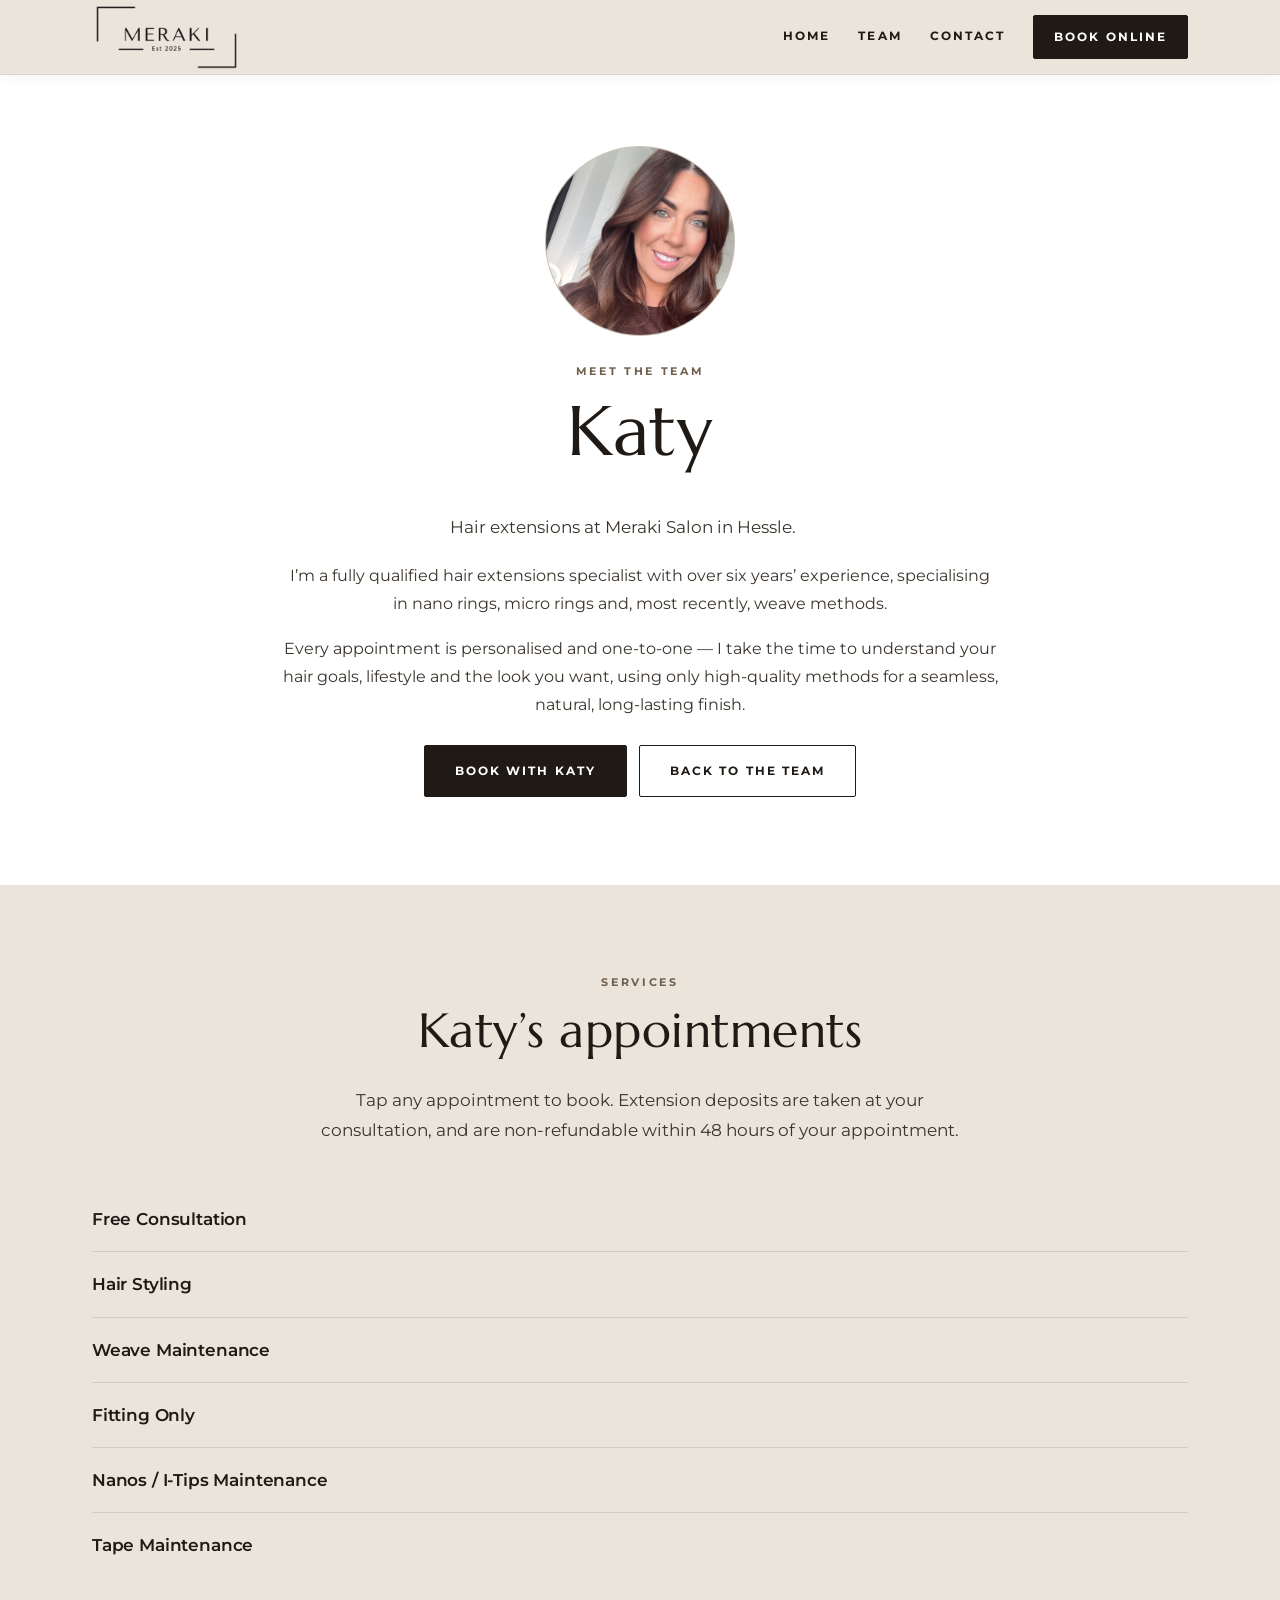
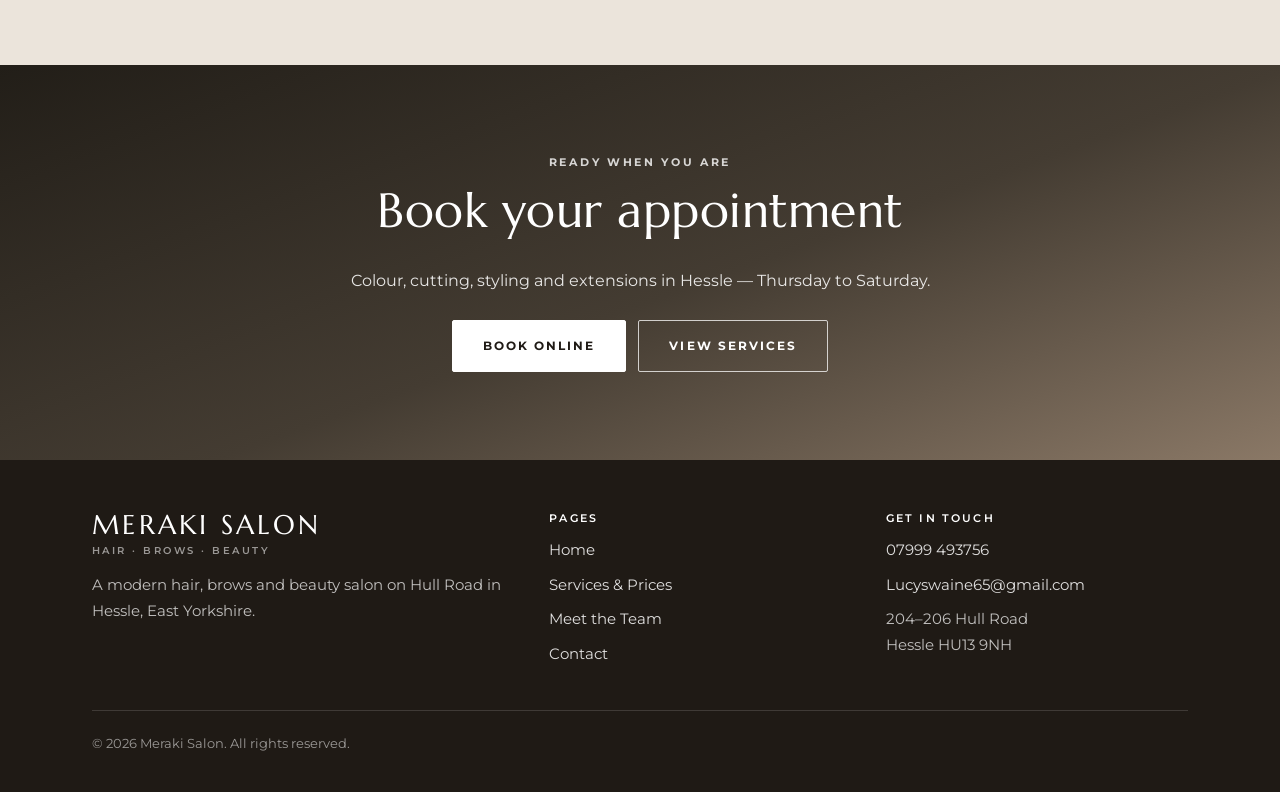
<file: katy.html>
<!DOCTYPE html>
<html lang="en-GB">
<head>
<meta charset="utf-8">
<meta name="viewport" content="width=device-width, initial-scale=1">
<title>Katy | Hair Extensions at Meraki Salon, Hessle</title>
<meta name="description" content="Meet Katy, hair extensions specialist at Meraki Salon on Hull Road, Hessle. Nano rings, micro rings and weave methods.">
<meta name="theme-color" content="#ebe4db">
<link rel="canonical" href="https://merakisalon.brightsite.app/katy">
<meta name="robots" content="index,follow,max-image-preview:large">
<meta property="og:type" content="website">
<meta property="og:site_name" content="Meraki Salon">
<meta property="og:locale" content="en_GB">
<meta property="og:url" content="https://merakisalon.brightsite.app/katy">
<meta property="og:title" content="Katy | Hair Extensions at Meraki Salon, Hessle">
<meta property="og:description" content="Meet Katy, hair extensions specialist at Meraki Salon on Hull Road, Hessle. Nano rings, micro rings and weave methods.">
<meta property="og:image" content="https://merakisalon.brightsite.app/images/hero-meraki.jpg">
<meta name="twitter:card" content="summary_large_image">
<meta name="twitter:title" content="Katy | Hair Extensions at Meraki Salon, Hessle">
<meta name="twitter:description" content="Meet Katy, hair extensions specialist at Meraki Salon on Hull Road, Hessle. Nano rings, micro rings and weave methods.">
<meta name="twitter:image" content="https://merakisalon.brightsite.app/images/hero-meraki.jpg">
<link rel="preconnect" href="https://fonts.googleapis.com">
<link rel="preconnect" href="https://fonts.gstatic.com" crossorigin>
<link href="https://fonts.googleapis.com/css2?family=Marcellus&family=Montserrat:wght@300;400;600;700&display=swap" rel="stylesheet">
<link rel="icon" href="images/favicon.svg" type="image/svg+xml">
<link rel="stylesheet" href="css/site.css">
</head>
<body>

<header class="site-header">
  <div class="container">
    <a class="brand" href="/"><img class="brand-logo" src="images/meraki-logo-v2.png" alt="Meraki Salon" width="800" height="337"></a>
    <button class="nav-toggle" aria-label="Menu" aria-expanded="false"><i></i><i></i><i></i></button>
    <nav class="nav">
      <a href="/">Home</a>
      <a href="/#team">Team</a>
      <a href="/contact">Contact</a>
      <a class="btn btn--ghost nav-gift" href="tel:+447999493756">Call&nbsp;Us</a>
      <a class="btn" href="https://www.fresha.com/book-now/lucy-swaine-hairdressing-fx5bd5df/all-offer?pId=1186600" target="_blank" rel="noopener">Book&nbsp;Online</a>
      <span class="nav-wordmark" aria-hidden="true">Meraki Salon</span>
    </nav>
  </div>
</header>

<section class="section section--first">
  <div class="container intro">
    <div class="team" style="margin:0 0 1.6em"><div class="team-card" style="cursor:default"><div class="team-photo"><img src="images/team-katy.jpg" alt="Katy, hair extensions specialist at Meraki Salon" width="480" height="480"></div></div></div>
    <span class="eyebrow">Meet the team</span>
    <h1>Katy</h1>
    <p class="lede">Hair extensions at Meraki Salon in Hessle.</p>
    <p>I&rsquo;m a fully qualified hair extensions specialist with over six years&rsquo; experience, specialising in nano rings, micro rings and, most recently, weave methods.</p>
    <p>Every appointment is personalised and one-to-one &mdash; I take the time to understand your hair goals, lifestyle and the look you want, using only high-quality methods for a seamless, natural, long-lasting finish.</p>
    <div class="btn-row" style="justify-content:center">
      <a class="btn" href="https://amelierosehair.setmore.com/" target="_blank" rel="noopener">Book with Katy</a>
      <a class="btn btn--ghost" href="/#team">Back to the team</a>
    </div>
  </div>
</section>

<section class="section section--tint">
  <div class="container">
    <div class="center" style="margin-bottom:2.6em"><span class="eyebrow">Services</span><h2>Katy&rsquo;s appointments</h2><p class="lede">Tap any appointment to book. Extension deposits are taken at your consultation, and are non-refundable within 48 hours of your appointment.</p></div>
    <div class="cat" id="extensions">
      <div class="treat">
        <h3><a href="https://amelierosehair.setmore.com/" target="_blank" rel="noopener">Free Consultation</a></h3>
      </div>
      <div class="treat">
        <h3><a href="https://amelierosehair.setmore.com/" target="_blank" rel="noopener">Hair Styling</a></h3>
      </div>
      <div class="treat">
        <h3><a href="https://amelierosehair.setmore.com/" target="_blank" rel="noopener">Weave Maintenance</a></h3>
      </div>
      <div class="treat">
        <h3><a href="https://amelierosehair.setmore.com/" target="_blank" rel="noopener">Fitting Only</a></h3>
      </div>
      <div class="treat">
        <h3><a href="https://amelierosehair.setmore.com/" target="_blank" rel="noopener">Nanos / I-Tips Maintenance</a></h3>
      </div>
      <div class="treat">
        <h3><a href="https://amelierosehair.setmore.com/" target="_blank" rel="noopener">Tape Maintenance</a></h3>
      </div>
    </div>
  </div>
</section>

<section class="section band">
  <div class="container">
    <span class="eyebrow">Ready when you are</span>
    <h2>Book your appointment</h2>
    <p>Colour, cutting, styling and extensions in Hessle &mdash; Thursday to Saturday.</p>
    <div class="btn-row" style="justify-content:center;margin-top:1.6em">
      <a class="btn btn--light" href="https://www.fresha.com/book-now/lucy-swaine-hairdressing-fx5bd5df/all-offer?pId=1186600" target="_blank" rel="noopener">Book Online</a>
      <a class="btn btn--outline-light" href="/services">View Services</a>
    </div>
  </div>
</section>

<footer class="site-footer">
  <div class="container">
    <div class="footer-grid">
      <div>
        <p class="brand-line">Meraki Salon</p>
        <span class="brand-line-sub">Hair &middot; Brows &middot; Beauty</span>
        <p>A modern hair, brows and beauty salon on Hull Road in Hessle, East Yorkshire.</p>
      </div>
      <div>
        <h4>Pages</h4>
        <ul>
          <li><a href="/">Home</a></li>
          <li><a href="/services">Services &amp; Prices</a></li>
          <li><a href="/#team">Meet the Team</a></li>
          <li><a href="/contact">Contact</a></li>
        </ul>
      </div>
      <div>
        <h4>Get in touch</h4>
        <ul>
          <li><a href="tel:+447999493756">07999 493756</a></li>
          <li><a href="mailto:Lucyswaine65@gmail.com">Lucyswaine65@gmail.com</a></li>
          <li>204&ndash;206 Hull Road<br>Hessle HU13 9NH</li>
        </ul>
      </div>
    </div>
    <div class="legal">&copy; <span id="yr">2026</span> Meraki Salon. All rights reserved.</div>
  </div>
</footer>

<script src="js/site.js" defer></script>
</body>
</html>
</file>
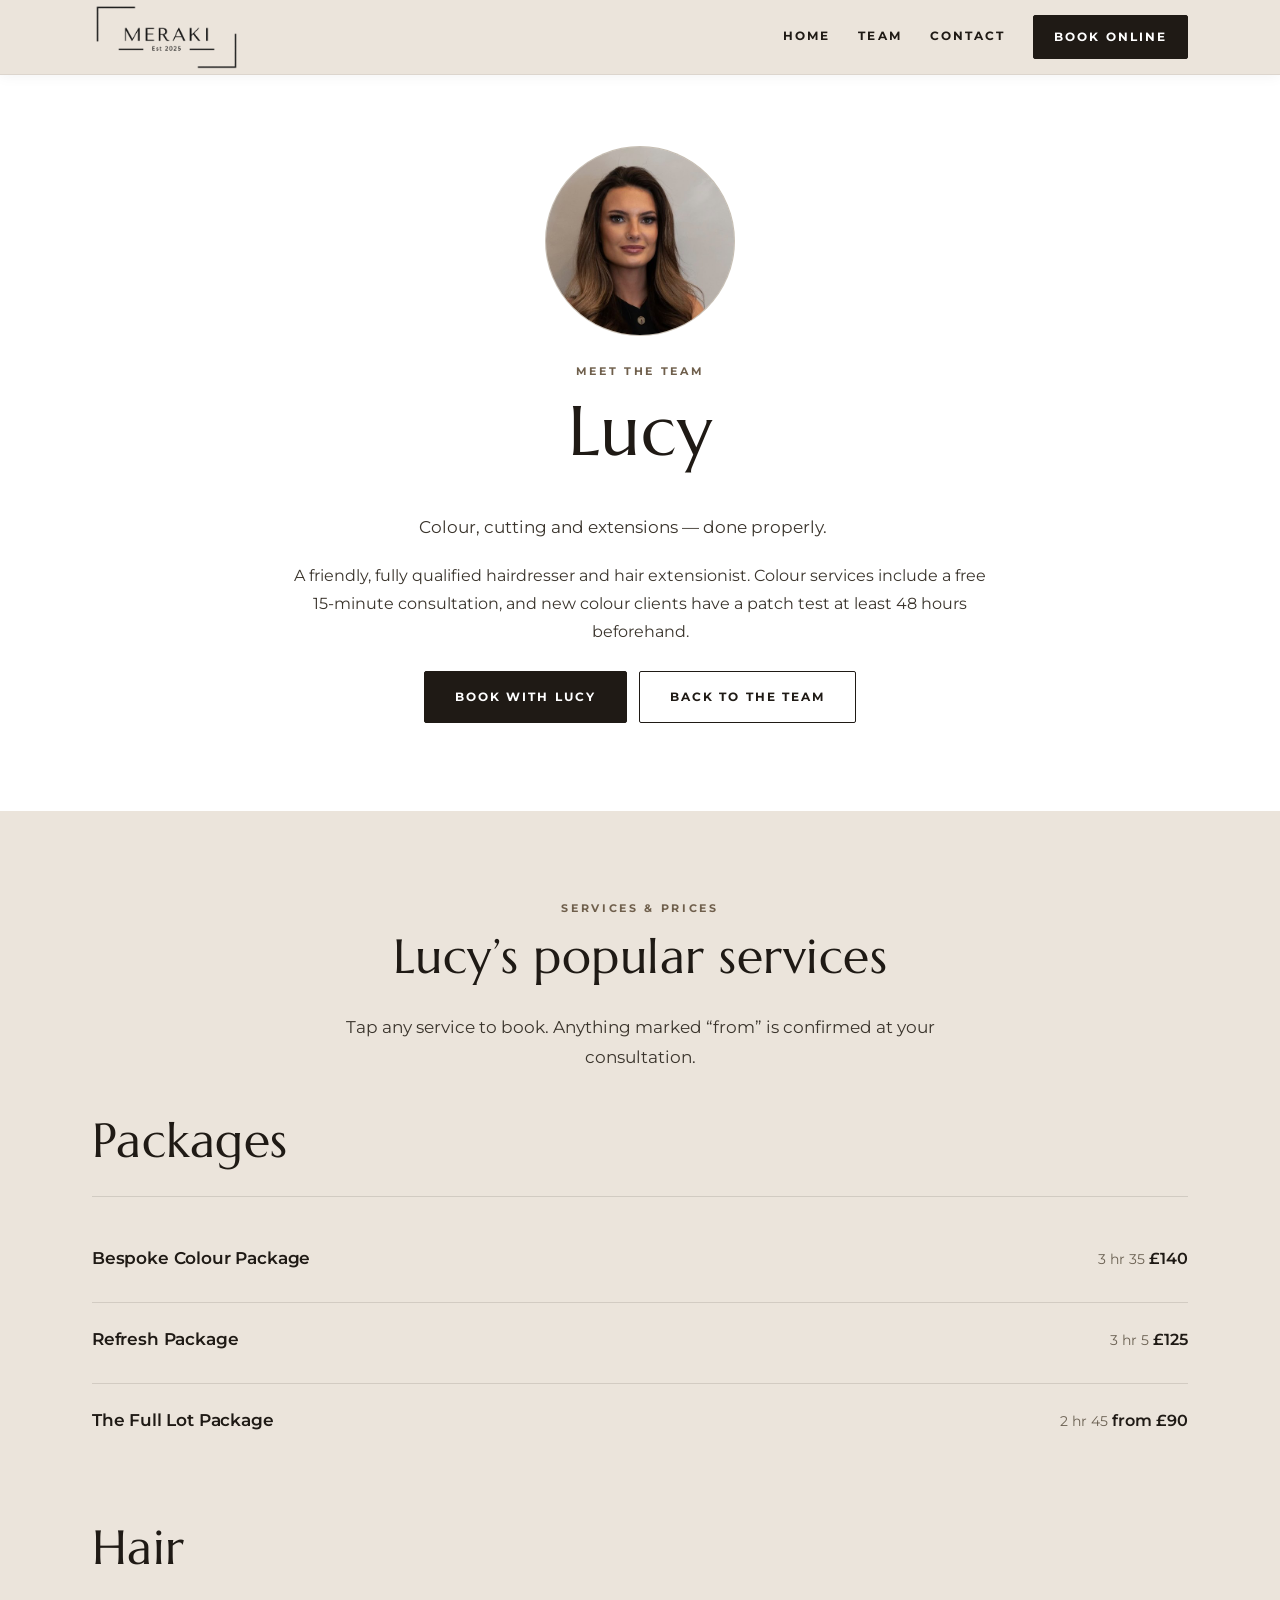
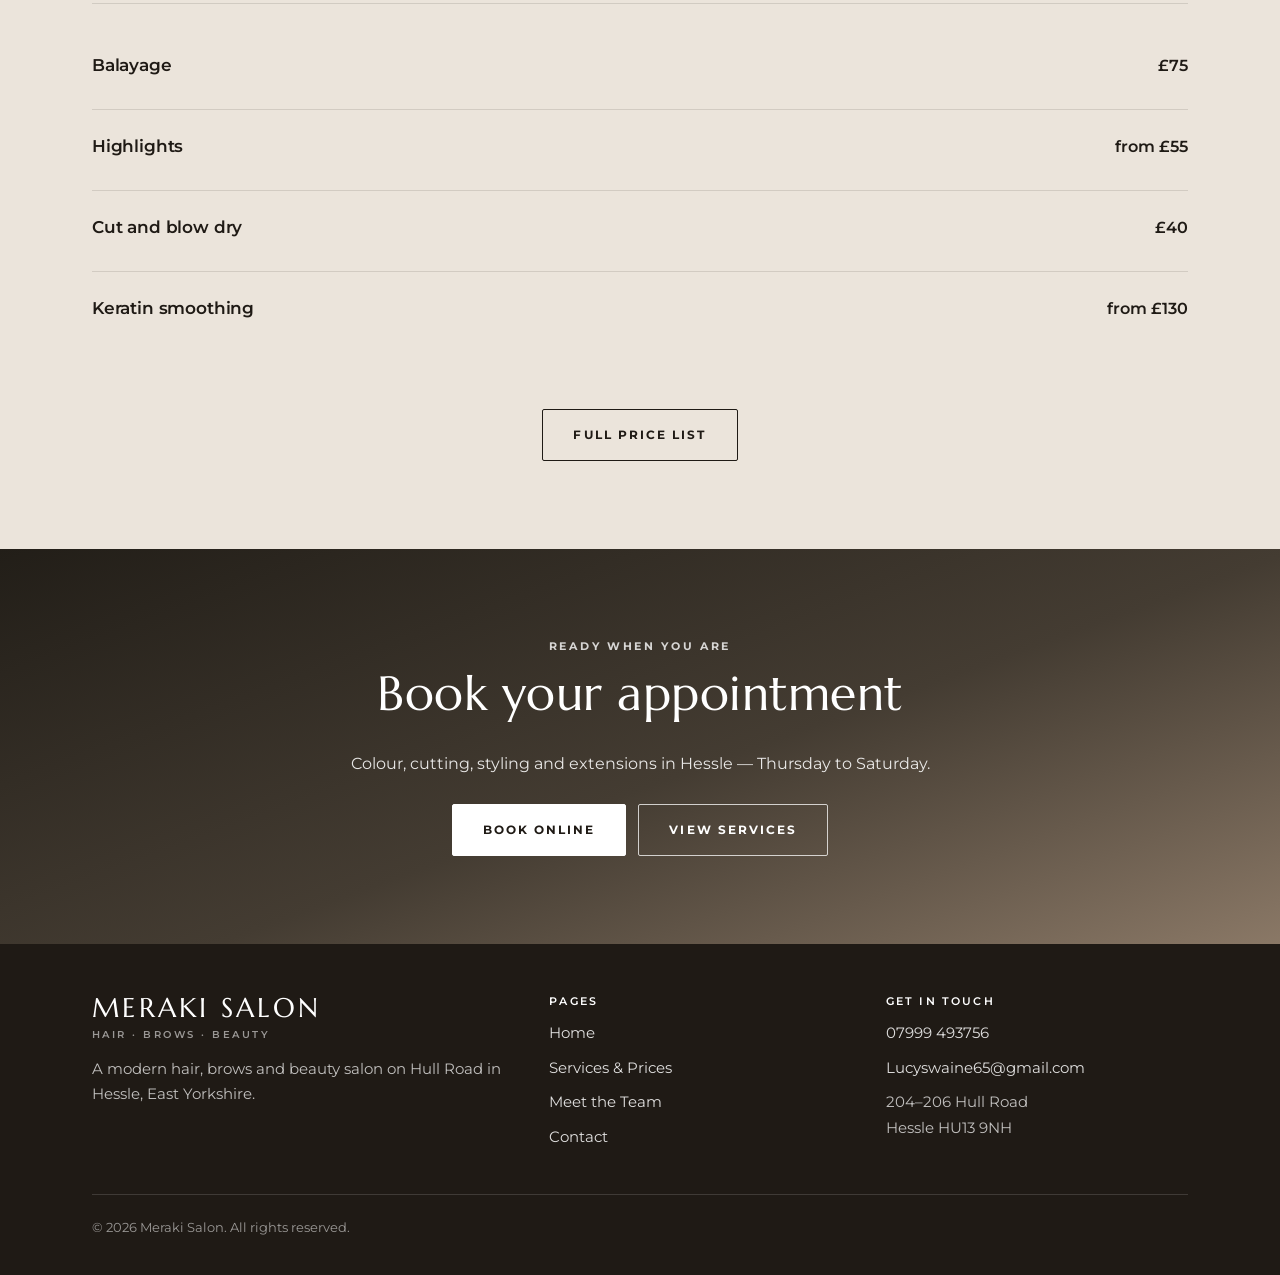
<file: lucy.html>
<!DOCTYPE html>
<html lang="en-GB">
<head>
<meta charset="utf-8">
<meta name="viewport" content="width=device-width, initial-scale=1">
<title>Lucy | Hair at Meraki Salon, Hessle</title>
<meta name="description" content="Meet Lucy, hairdresser and hair extensionist at Meraki Salon on Hull Road, Hessle. Colour, cutting and extensions.">
<meta name="theme-color" content="#ebe4db">
<link rel="canonical" href="https://merakisalon.brightsite.app/lucy">
<meta name="robots" content="index,follow,max-image-preview:large">
<meta property="og:type" content="website">
<meta property="og:site_name" content="Meraki Salon">
<meta property="og:locale" content="en_GB">
<meta property="og:url" content="https://merakisalon.brightsite.app/lucy">
<meta property="og:title" content="Lucy | Hair at Meraki Salon, Hessle">
<meta property="og:description" content="Meet Lucy, hairdresser and hair extensionist at Meraki Salon on Hull Road, Hessle. Colour, cutting and extensions.">
<meta property="og:image" content="https://merakisalon.brightsite.app/images/hero-meraki.jpg">
<meta name="twitter:card" content="summary_large_image">
<meta name="twitter:title" content="Lucy | Hair at Meraki Salon, Hessle">
<meta name="twitter:description" content="Meet Lucy, hairdresser and hair extensionist at Meraki Salon on Hull Road, Hessle. Colour, cutting and extensions.">
<meta name="twitter:image" content="https://merakisalon.brightsite.app/images/hero-meraki.jpg">
<link rel="preconnect" href="https://fonts.googleapis.com">
<link rel="preconnect" href="https://fonts.gstatic.com" crossorigin>
<link href="https://fonts.googleapis.com/css2?family=Marcellus&family=Montserrat:wght@300;400;600;700&display=swap" rel="stylesheet">
<link rel="icon" href="images/favicon.svg" type="image/svg+xml">
<link rel="stylesheet" href="css/site.css">
</head>
<body>

<header class="site-header">
  <div class="container">
    <a class="brand" href="/"><img class="brand-logo" src="images/meraki-logo-v2.png" alt="Meraki Salon" width="800" height="337"></a>
    <button class="nav-toggle" aria-label="Menu" aria-expanded="false"><i></i><i></i><i></i></button>
    <nav class="nav">
      <a href="/">Home</a>
      <a href="/#team">Team</a>
      <a href="/contact">Contact</a>
      <a class="btn btn--ghost nav-gift" href="tel:+447999493756">Call&nbsp;Us</a>
      <a class="btn" href="https://www.fresha.com/book-now/lucy-swaine-hairdressing-fx5bd5df/all-offer?pId=1186600" target="_blank" rel="noopener">Book&nbsp;Online</a>
      <span class="nav-wordmark" aria-hidden="true">Meraki Salon</span>
    </nav>
  </div>
</header>

<section class="section section--first">
  <div class="container intro">
    <div class="team" style="margin:0 0 1.6em"><div class="team-card" style="cursor:default"><div class="team-photo"><img src="images/team-lucy.jpg" alt="Lucy, hairdresser at Meraki Salon" width="480" height="480"></div></div></div>
    <span class="eyebrow">Meet the team</span>
    <h1>Lucy</h1>
    <p class="lede">Colour, cutting and extensions &mdash; done properly.</p>
    <p>A friendly, fully qualified hairdresser and hair extensionist. Colour services include a free 15-minute consultation, and new colour clients have a patch test at least 48 hours beforehand.</p>
    <div class="btn-row" style="justify-content:center">
      <a class="btn" href="https://www.fresha.com/en-GB/a/lucy-swaine-hairdressing-hessle-204-206-hull-road-jc4tx0qe/booking?menu=true&amp;share=true&amp;pId=1186600&amp;dppub=true&amp;employeeId=2906019" target="_blank" rel="noopener">Book with Lucy</a>
      <a class="btn btn--ghost" href="/#team">Back to the team</a>
    </div>
  </div>
</section>

<section class="section section--tint">
  <div class="container">
    <div class="center" style="margin-bottom:2.6em"><span class="eyebrow">Services &amp; Prices</span><h2>Lucy&rsquo;s popular services</h2><p class="lede">Tap any service to book. Anything marked &ldquo;from&rdquo; is confirmed at your consultation.</p></div>
    <div class="cat" id="hair">
      <div class="cat-head"><h2>Packages</h2></div>
      <div class="treat">
        <h3><a href="https://www.fresha.com/en-GB/a/lucy-swaine-hairdressing-hessle-204-206-hull-road-jc4tx0qe/booking?menu=true&amp;share=true&amp;pId=1186600&amp;dppub=true&amp;employeeId=2906019" target="_blank" rel="noopener">Bespoke Colour Package</a></h3>
        <div class="price"><span><em>3 hr 35</em> &pound;140</span></div>
      </div>
      <div class="treat">
        <h3><a href="https://www.fresha.com/en-GB/a/lucy-swaine-hairdressing-hessle-204-206-hull-road-jc4tx0qe/booking?menu=true&amp;share=true&amp;pId=1186600&amp;dppub=true&amp;employeeId=2906019" target="_blank" rel="noopener">Refresh Package</a></h3>
        <div class="price"><span><em>3 hr 5</em> &pound;125</span></div>
      </div>
      <div class="treat">
        <h3><a href="https://www.fresha.com/en-GB/a/lucy-swaine-hairdressing-hessle-204-206-hull-road-jc4tx0qe/booking?menu=true&amp;share=true&amp;pId=1186600&amp;dppub=true&amp;employeeId=2906019" target="_blank" rel="noopener">The Full Lot Package</a></h3>
        <div class="price"><span><em>2 hr 45</em> from &pound;90</span></div>
      </div>
    </div>

    <div class="cat" id="hair2">
      <div class="cat-head"><h2>Hair</h2></div>
      <div class="treat">
        <h3><a href="https://www.fresha.com/en-GB/a/lucy-swaine-hairdressing-hessle-204-206-hull-road-jc4tx0qe/booking?menu=true&amp;share=true&amp;pId=1186600&amp;dppub=true&amp;employeeId=2906019" target="_blank" rel="noopener">Balayage</a></h3>
        <div class="price"><span><em></em> &pound;75</span></div>
      </div>
      <div class="treat">
        <h3><a href="https://www.fresha.com/en-GB/a/lucy-swaine-hairdressing-hessle-204-206-hull-road-jc4tx0qe/booking?menu=true&amp;share=true&amp;pId=1186600&amp;dppub=true&amp;employeeId=2906019" target="_blank" rel="noopener">Highlights</a></h3>
        <div class="price"><span><em></em> from &pound;55</span></div>
      </div>
      <div class="treat">
        <h3><a href="https://www.fresha.com/en-GB/a/lucy-swaine-hairdressing-hessle-204-206-hull-road-jc4tx0qe/booking?menu=true&amp;share=true&amp;pId=1186600&amp;dppub=true&amp;employeeId=2906019" target="_blank" rel="noopener">Cut and blow dry</a></h3>
        <div class="price"><span><em></em> &pound;40</span></div>
      </div>
      <div class="treat">
        <h3><a href="https://www.fresha.com/en-GB/a/lucy-swaine-hairdressing-hessle-204-206-hull-road-jc4tx0qe/booking?menu=true&amp;share=true&amp;pId=1186600&amp;dppub=true&amp;employeeId=2906019" target="_blank" rel="noopener">Keratin smoothing</a></h3>
        <div class="price"><span><em></em> from &pound;130</span></div>
      </div>
    </div>

    <div class="center" style="margin-top:2em"><a class="btn btn--ghost" href="/services">Full price list</a></div>
  </div>
</section>

<section class="section band">
  <div class="container">
    <span class="eyebrow">Ready when you are</span>
    <h2>Book your appointment</h2>
    <p>Colour, cutting, styling and extensions in Hessle &mdash; Thursday to Saturday.</p>
    <div class="btn-row" style="justify-content:center;margin-top:1.6em">
      <a class="btn btn--light" href="https://www.fresha.com/book-now/lucy-swaine-hairdressing-fx5bd5df/all-offer?pId=1186600" target="_blank" rel="noopener">Book Online</a>
      <a class="btn btn--outline-light" href="/services">View Services</a>
    </div>
  </div>
</section>

<footer class="site-footer">
  <div class="container">
    <div class="footer-grid">
      <div>
        <p class="brand-line">Meraki Salon</p>
        <span class="brand-line-sub">Hair &middot; Brows &middot; Beauty</span>
        <p>A modern hair, brows and beauty salon on Hull Road in Hessle, East Yorkshire.</p>
      </div>
      <div>
        <h4>Pages</h4>
        <ul>
          <li><a href="/">Home</a></li>
          <li><a href="/services">Services &amp; Prices</a></li>
          <li><a href="/#team">Meet the Team</a></li>
          <li><a href="/contact">Contact</a></li>
        </ul>
      </div>
      <div>
        <h4>Get in touch</h4>
        <ul>
          <li><a href="tel:+447999493756">07999 493756</a></li>
          <li><a href="mailto:Lucyswaine65@gmail.com">Lucyswaine65@gmail.com</a></li>
          <li>204&ndash;206 Hull Road<br>Hessle HU13 9NH</li>
        </ul>
      </div>
    </div>
    <div class="legal">&copy; <span id="yr">2026</span> Meraki Salon. All rights reserved.</div>
  </div>
</footer>

<script src="js/site.js" defer></script>
</body>
</html>
</file>
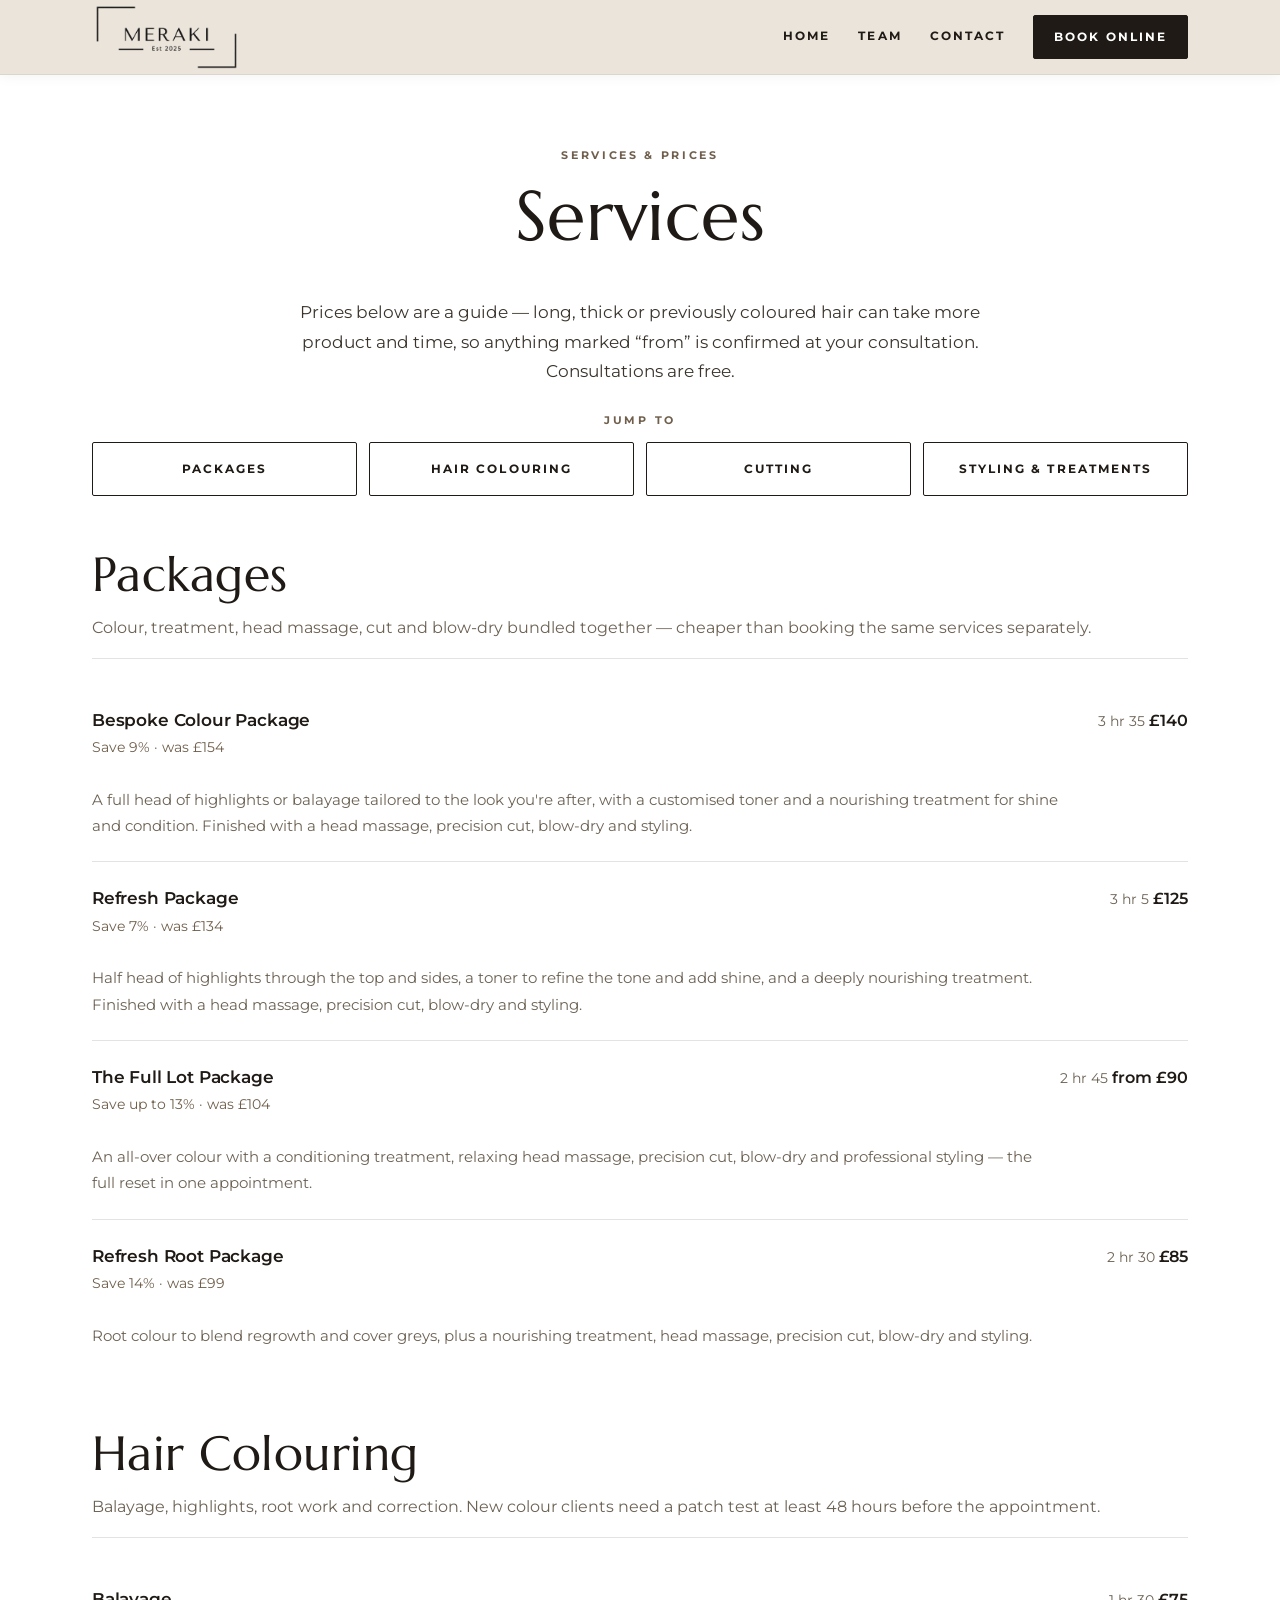
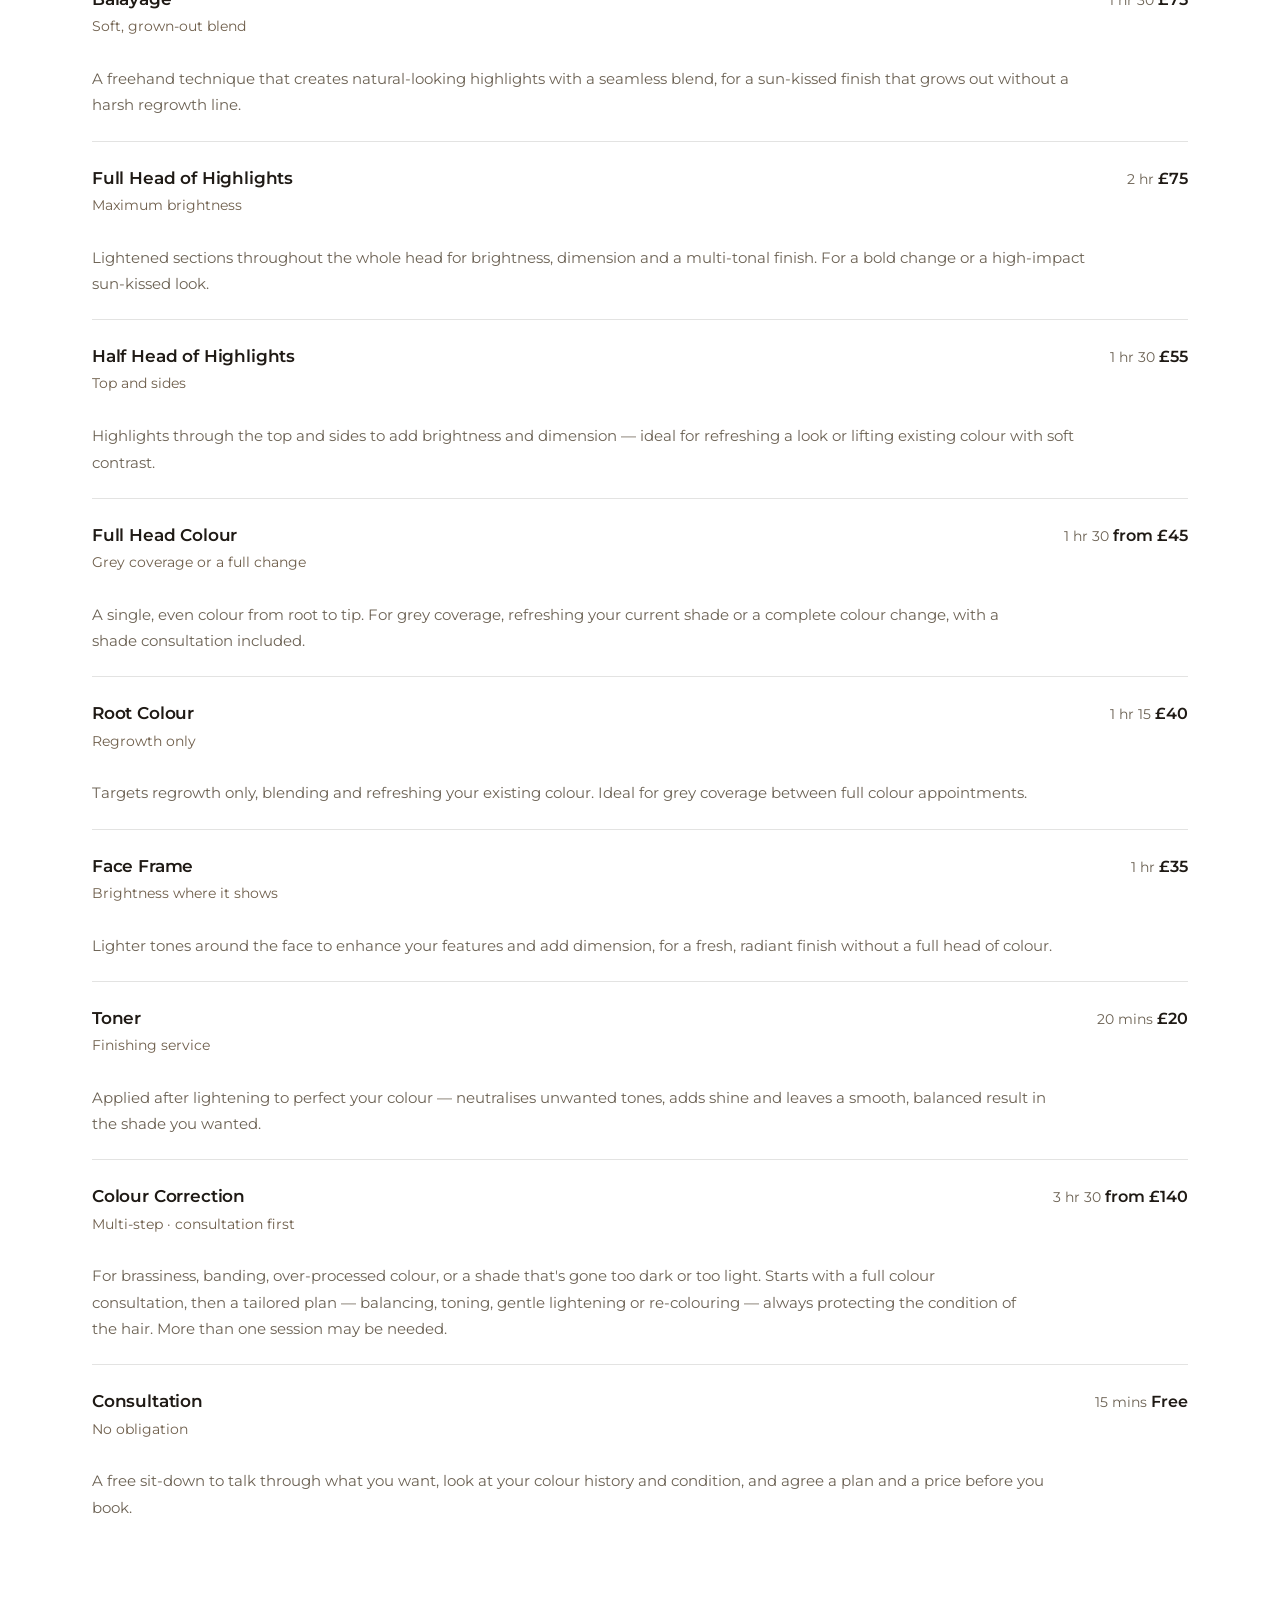
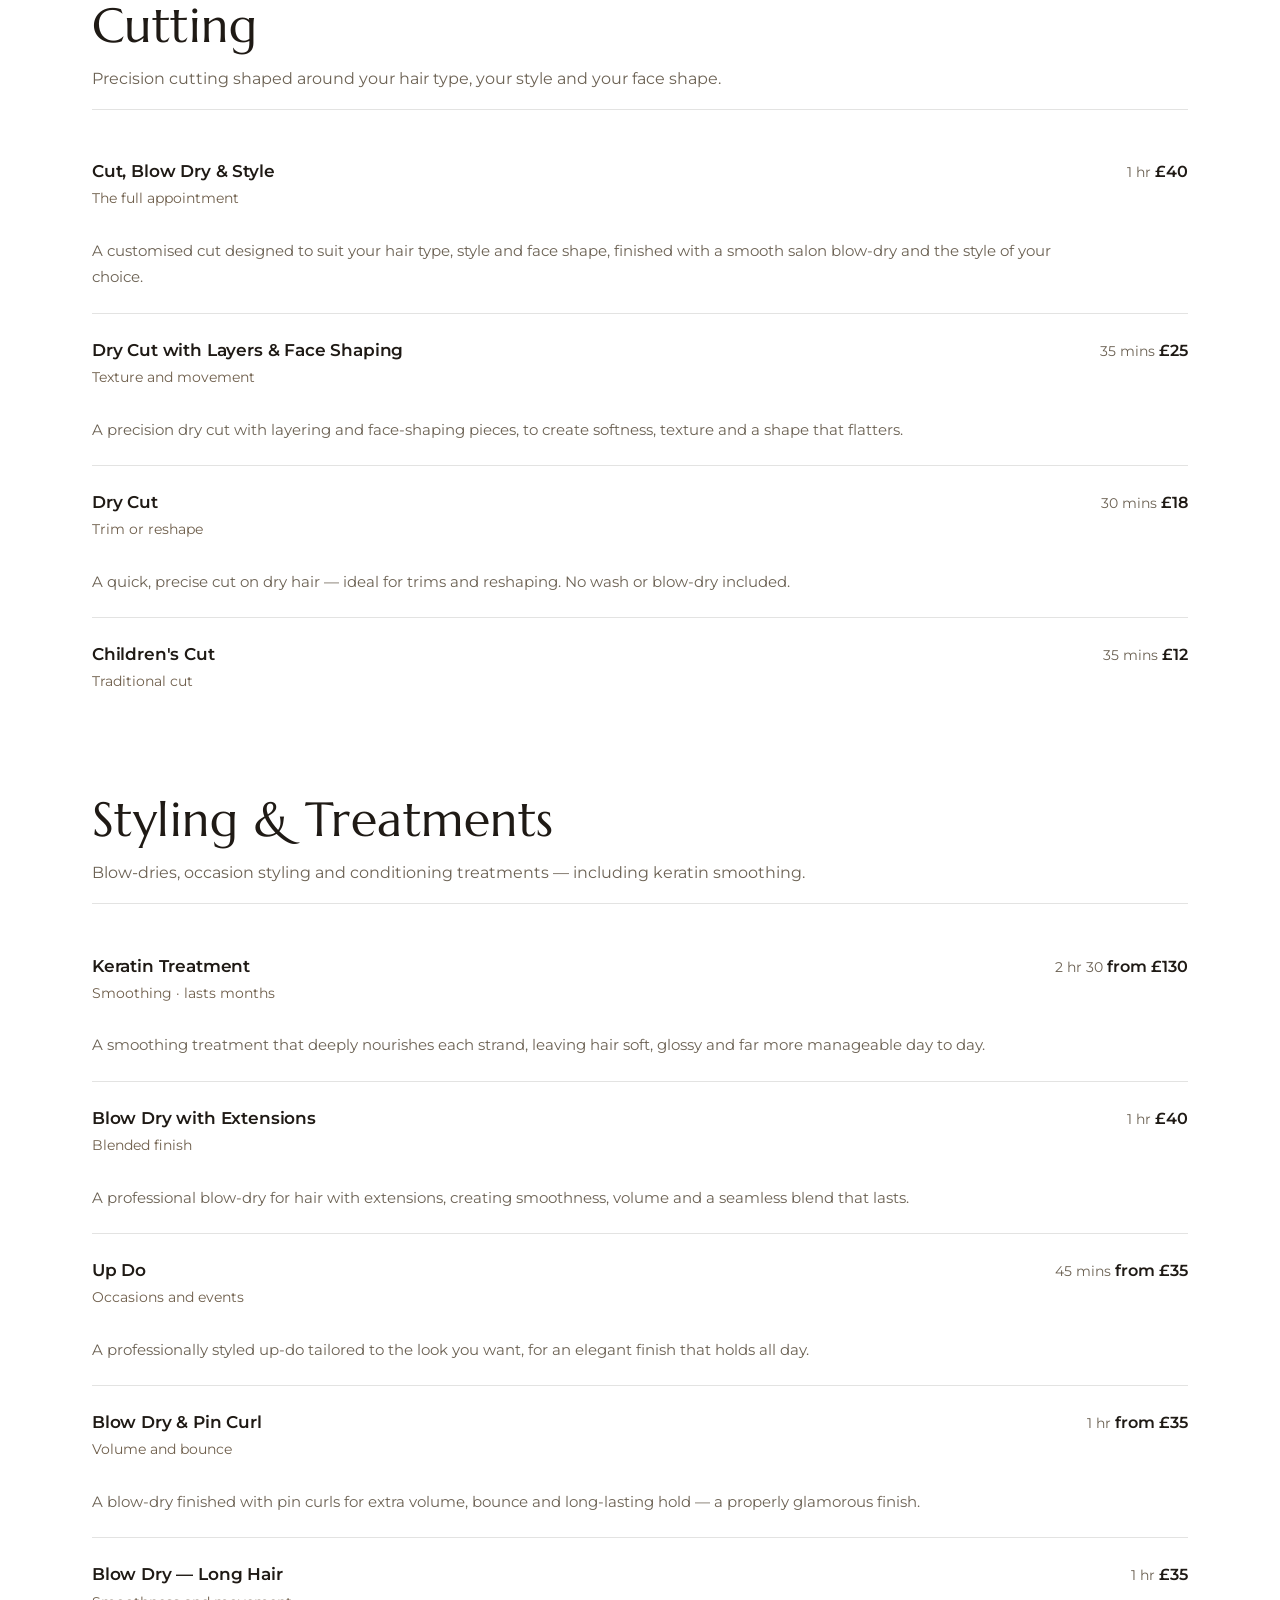
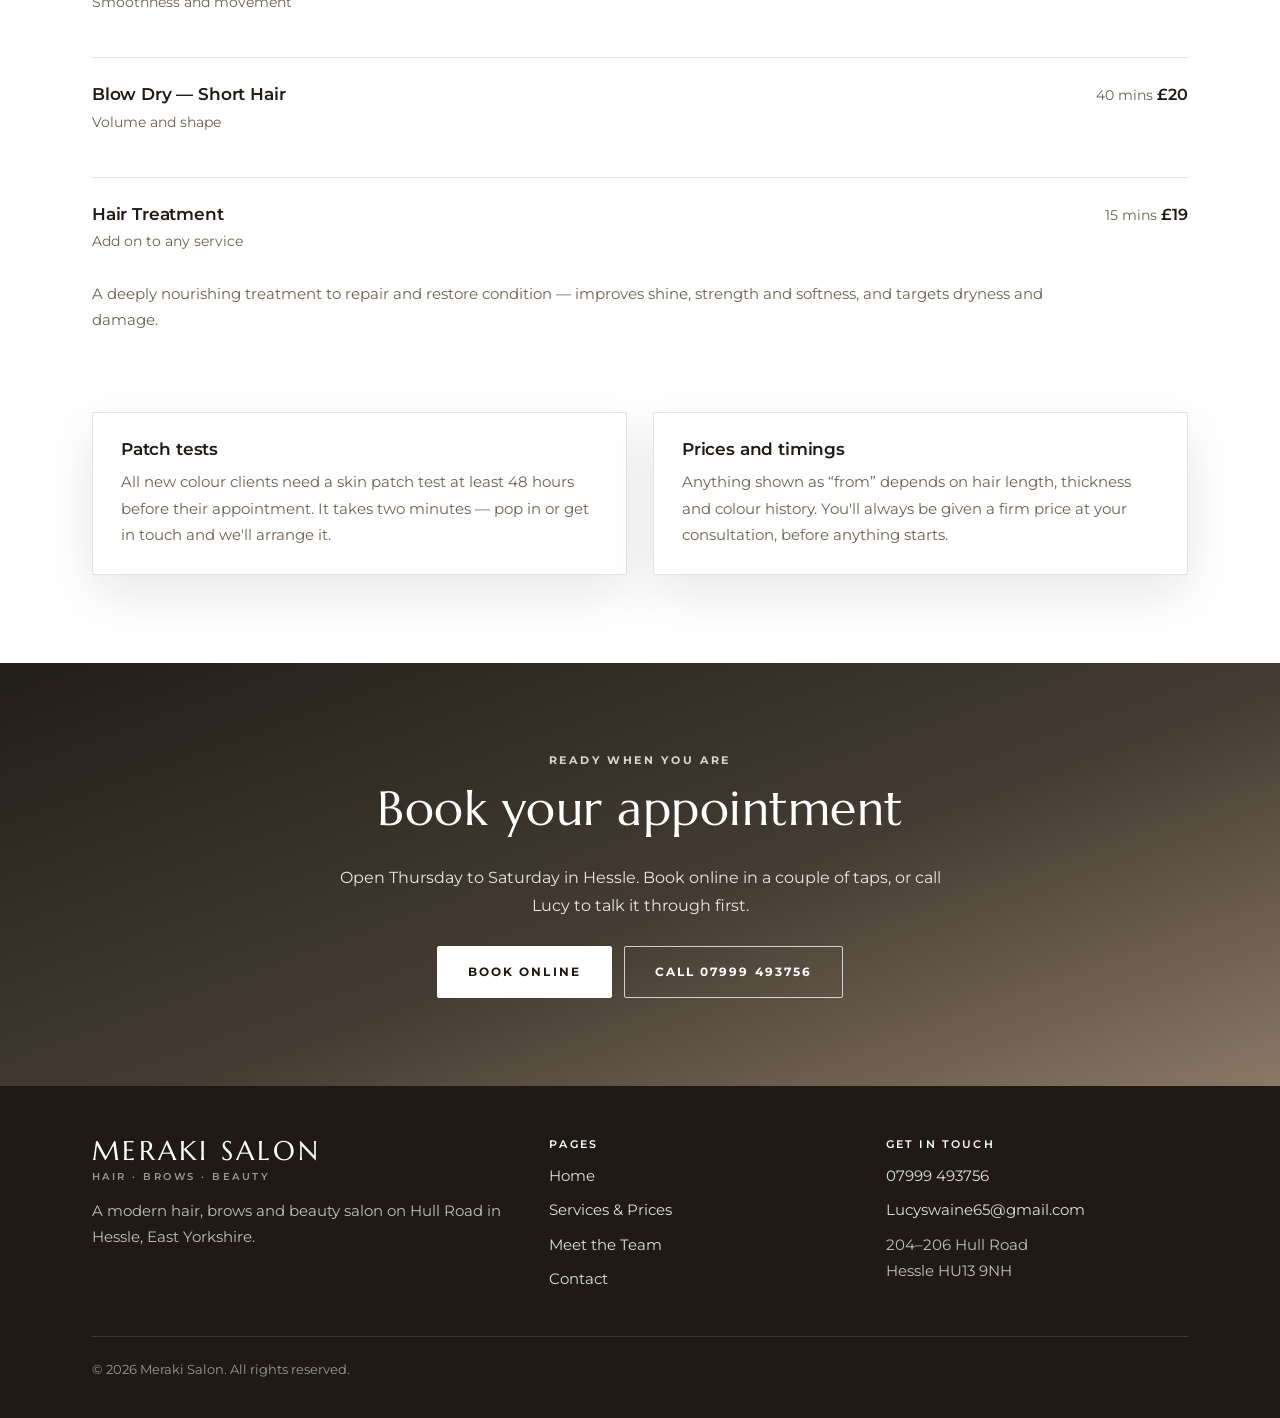
<file: services.html>
<!DOCTYPE html>
<html lang="en-GB">
<head>
<meta charset="utf-8">
<meta name="viewport" content="width=device-width, initial-scale=1">
<title>Services &amp; Prices | Meraki Salon, Hessle</title>
<meta name="description" content="Full price list for Meraki Salon in Hessle — colour packages from £85, balayage £75, highlights from £55, cut and blow dry £40, keratin from £130.">
<meta name="theme-color" content="#ebe4db">
<link rel="canonical" href="https://merakisalon.brightsite.app/services">
<meta name="robots" content="index,follow,max-image-preview:large">
<meta property="og:type" content="website">
<meta property="og:site_name" content="Meraki Salon">
<meta property="og:locale" content="en_GB">
<meta property="og:url" content="https://merakisalon.brightsite.app/services">
<meta property="og:title" content="Services &amp; Prices | Meraki Salon, Hessle">
<meta property="og:description" content="Full price list for Meraki Salon in Hessle — colour packages from £85, balayage £75, highlights from £55, cut and blow dry £40, keratin from £130.">
<meta property="og:image" content="https://merakisalon.brightsite.app/images/hero-meraki.jpg">
<meta name="twitter:card" content="summary_large_image">
<meta name="twitter:title" content="Services &amp; Prices | Meraki Salon, Hessle">
<meta name="twitter:description" content="Full price list for Meraki Salon in Hessle — colour packages from £85, balayage £75, highlights from £55, cut and blow dry £40, keratin from £130.">
<meta name="twitter:image" content="https://merakisalon.brightsite.app/images/hero-meraki.jpg">
<link rel="preconnect" href="https://fonts.googleapis.com">
<link rel="preconnect" href="https://fonts.gstatic.com" crossorigin>
<link href="https://fonts.googleapis.com/css2?family=Marcellus&family=Montserrat:wght@300;400;600;700&display=swap" rel="stylesheet">
<link rel="icon" href="images/favicon.svg" type="image/svg+xml">
<link rel="stylesheet" href="css/site.css">
<script type="application/ld+json">{"@context":"https://schema.org","@type":"BreadcrumbList","itemListElement":[{"@type":"ListItem","position":1,"name":"Home","item":"https://merakisalon.brightsite.app/"},{"@type":"ListItem","position":2,"name":"Services","item":"https://merakisalon.brightsite.app/services"}]}</script>
</head>
<body>

<header class="site-header">
  <div class="container">
    <a class="brand" href="/"><img class="brand-logo" src="images/meraki-logo-v2.png" alt="Meraki Salon" width="800" height="337"></a>
    <button class="nav-toggle" aria-label="Menu" aria-expanded="false"><i></i><i></i><i></i></button>
    <nav class="nav">
      <a href="/">Home</a>
      <a href="/#team">Team</a>
      <a href="/contact">Contact</a>
      <a class="btn btn--ghost nav-gift" href="tel:+447999493756">Call&nbsp;Us</a>
      <a class="btn" href="https://www.fresha.com/book-now/lucy-swaine-hairdressing-fx5bd5df/all-offer?pId=1186600" target="_blank" rel="noopener">Book&nbsp;Online</a>
      <span class="nav-wordmark" aria-hidden="true">Meraki Salon</span>
    </nav>
  </div>
</header>

<section class="section section--first">
  <div class="container">
    <div class="center" style="margin-bottom:3.2em">
      <span class="eyebrow">Services &amp; Prices</span>
      <h1>Services</h1>
      <p class="lede">Prices below are a guide &mdash; long, thick or previously coloured hair can take more product and time, so anything marked &ldquo;from&rdquo; is confirmed at your consultation. Consultations are free.</p>
      <span class="eyebrow" style="margin-top:2.2em">Jump to</span>
      <div class="cat-nav">
        <a class="btn btn--ghost" href="#packages">Packages</a>
        <a class="btn btn--ghost" href="#colour">Hair Colouring</a>
        <a class="btn btn--ghost" href="#cutting">Cutting</a>
        <a class="btn btn--ghost" href="#styling">Styling &amp; Treatments</a>
      </div>
    </div>

    <!-- ============ PACKAGES ============ -->
    <div class="cat" id="packages">
      <div class="cat-head">
        <h2>Packages</h2>
        <p>Colour, treatment, head massage, cut and blow-dry bundled together &mdash; cheaper than booking the same services separately.</p>
      </div>

      <div class="treat">
        <h3>Bespoke Colour Package</h3>
        <p class="tag">Save 9% &middot; was &pound;154</p>
        <p class="desc">A full head of highlights or balayage tailored to the look you're after, with a customised toner and a nourishing treatment for shine and condition. Finished with a head massage, precision cut, blow-dry and styling.</p>
        <div class="price"><span><em>3 hr 35</em> &pound;140</span></div>
      </div>

      <div class="treat">
        <h3>Refresh Package</h3>
        <p class="tag">Save 7% &middot; was &pound;134</p>
        <p class="desc">Half head of highlights through the top and sides, a toner to refine the tone and add shine, and a deeply nourishing treatment. Finished with a head massage, precision cut, blow-dry and styling.</p>
        <div class="price"><span><em>3 hr 5</em> &pound;125</span></div>
      </div>

      <div class="treat">
        <h3>The Full Lot Package</h3>
        <p class="tag">Save up to 13% &middot; was &pound;104</p>
        <p class="desc">An all-over colour with a conditioning treatment, relaxing head massage, precision cut, blow-dry and professional styling &mdash; the full reset in one appointment.</p>
        <div class="price"><span><em>2 hr 45</em> from &pound;90</span></div>
      </div>

      <div class="treat">
        <h3>Refresh Root Package</h3>
        <p class="tag">Save 14% &middot; was &pound;99</p>
        <p class="desc">Root colour to blend regrowth and cover greys, plus a nourishing treatment, head massage, precision cut, blow-dry and styling.</p>
        <div class="price"><span><em>2 hr 30</em> &pound;85</span></div>
      </div>
    </div>

    <!-- ============ HAIR COLOURING ============ -->
    <div class="cat" id="colour">
      <div class="cat-head">
        <h2>Hair Colouring</h2>
        <p>Balayage, highlights, root work and correction. New colour clients need a patch test at least 48 hours before the appointment.</p>
      </div>

      <div class="treat">
        <h3>Balayage</h3>
        <p class="tag">Soft, grown-out blend</p>
        <p class="desc">A freehand technique that creates natural-looking highlights with a seamless blend, for a sun-kissed finish that grows out without a harsh regrowth line.</p>
        <div class="price"><span><em>1 hr 30</em> &pound;75</span></div>
      </div>

      <div class="treat">
        <h3>Full Head of Highlights</h3>
        <p class="tag">Maximum brightness</p>
        <p class="desc">Lightened sections throughout the whole head for brightness, dimension and a multi-tonal finish. For a bold change or a high-impact sun-kissed look.</p>
        <div class="price"><span><em>2 hr</em> &pound;75</span></div>
      </div>

      <div class="treat">
        <h3>Half Head of Highlights</h3>
        <p class="tag">Top and sides</p>
        <p class="desc">Highlights through the top and sides to add brightness and dimension &mdash; ideal for refreshing a look or lifting existing colour with soft contrast.</p>
        <div class="price"><span><em>1 hr 30</em> &pound;55</span></div>
      </div>

      <div class="treat">
        <h3>Full Head Colour</h3>
        <p class="tag">Grey coverage or a full change</p>
        <p class="desc">A single, even colour from root to tip. For grey coverage, refreshing your current shade or a complete colour change, with a shade consultation included.</p>
        <div class="price"><span><em>1 hr 30</em> from &pound;45</span></div>
      </div>

      <div class="treat">
        <h3>Root Colour</h3>
        <p class="tag">Regrowth only</p>
        <p class="desc">Targets regrowth only, blending and refreshing your existing colour. Ideal for grey coverage between full colour appointments.</p>
        <div class="price"><span><em>1 hr 15</em> &pound;40</span></div>
      </div>

      <div class="treat">
        <h3>Face Frame</h3>
        <p class="tag">Brightness where it shows</p>
        <p class="desc">Lighter tones around the face to enhance your features and add dimension, for a fresh, radiant finish without a full head of colour.</p>
        <div class="price"><span><em>1 hr</em> &pound;35</span></div>
      </div>

      <div class="treat">
        <h3>Toner</h3>
        <p class="tag">Finishing service</p>
        <p class="desc">Applied after lightening to perfect your colour &mdash; neutralises unwanted tones, adds shine and leaves a smooth, balanced result in the shade you wanted.</p>
        <div class="price"><span><em>20 mins</em> &pound;20</span></div>
      </div>

      <div class="treat">
        <h3>Colour Correction</h3>
        <p class="tag">Multi-step &middot; consultation first</p>
        <p class="desc">For brassiness, banding, over-processed colour, or a shade that's gone too dark or too light. Starts with a full colour consultation, then a tailored plan &mdash; balancing, toning, gentle lightening or re-colouring &mdash; always protecting the condition of the hair. More than one session may be needed.</p>
        <div class="price"><span><em>3 hr 30</em> from &pound;140</span></div>
      </div>

      <div class="treat">
        <h3>Consultation</h3>
        <p class="tag">No obligation</p>
        <p class="desc">A free sit-down to talk through what you want, look at your colour history and condition, and agree a plan and a price before you book.</p>
        <div class="price"><span><em>15 mins</em> Free</span></div>
      </div>
    </div>

    <!-- ============ CUTTING ============ -->
    <div class="cat" id="cutting">
      <div class="cat-head">
        <h2>Cutting</h2>
        <p>Precision cutting shaped around your hair type, your style and your face shape.</p>
      </div>

      <div class="treat">
        <h3>Cut, Blow Dry &amp; Style</h3>
        <p class="tag">The full appointment</p>
        <p class="desc">A customised cut designed to suit your hair type, style and face shape, finished with a smooth salon blow-dry and the style of your choice.</p>
        <div class="price"><span><em>1 hr</em> &pound;40</span></div>
      </div>

      <div class="treat">
        <h3>Dry Cut with Layers &amp; Face Shaping</h3>
        <p class="tag">Texture and movement</p>
        <p class="desc">A precision dry cut with layering and face-shaping pieces, to create softness, texture and a shape that flatters.</p>
        <div class="price"><span><em>35 mins</em> &pound;25</span></div>
      </div>

      <div class="treat">
        <h3>Dry Cut</h3>
        <p class="tag">Trim or reshape</p>
        <p class="desc">A quick, precise cut on dry hair &mdash; ideal for trims and reshaping. No wash or blow-dry included.</p>
        <div class="price"><span><em>30 mins</em> &pound;18</span></div>
      </div>

      <div class="treat">
        <h3>Children's Cut</h3>
        <p class="tag">Traditional cut</p>
        <div class="price"><span><em>35 mins</em> &pound;12</span></div>
      </div>
    </div>

    <!-- ============ STYLING & TREATMENTS ============ -->
    <div class="cat" id="styling">
      <div class="cat-head">
        <h2>Styling &amp; Treatments</h2>
        <p>Blow-dries, occasion styling and conditioning treatments &mdash; including keratin smoothing.</p>
      </div>

      <div class="treat">
        <h3>Keratin Treatment</h3>
        <p class="tag">Smoothing &middot; lasts months</p>
        <p class="desc">A smoothing treatment that deeply nourishes each strand, leaving hair soft, glossy and far more manageable day to day.</p>
        <div class="price"><span><em>2 hr 30</em> from &pound;130</span></div>
      </div>

      <div class="treat">
        <h3>Blow Dry with Extensions</h3>
        <p class="tag">Blended finish</p>
        <p class="desc">A professional blow-dry for hair with extensions, creating smoothness, volume and a seamless blend that lasts.</p>
        <div class="price"><span><em>1 hr</em> &pound;40</span></div>
      </div>

      <div class="treat">
        <h3>Up Do</h3>
        <p class="tag">Occasions and events</p>
        <p class="desc">A professionally styled up-do tailored to the look you want, for an elegant finish that holds all day.</p>
        <div class="price"><span><em>45 mins</em> from &pound;35</span></div>
      </div>

      <div class="treat">
        <h3>Blow Dry &amp; Pin Curl</h3>
        <p class="tag">Volume and bounce</p>
        <p class="desc">A blow-dry finished with pin curls for extra volume, bounce and long-lasting hold &mdash; a properly glamorous finish.</p>
        <div class="price"><span><em>1 hr</em> from &pound;35</span></div>
      </div>

      <div class="treat">
        <h3>Blow Dry &mdash; Long Hair</h3>
        <p class="tag">Smoothness and movement</p>
        <div class="price"><span><em>1 hr</em> &pound;35</span></div>
      </div>

      <div class="treat">
        <h3>Blow Dry &mdash; Short Hair</h3>
        <p class="tag">Volume and shape</p>
        <div class="price"><span><em>40 mins</em> &pound;20</span></div>
      </div>

      <div class="treat">
        <h3>Hair Treatment</h3>
        <p class="tag">Add on to any service</p>
        <p class="desc">A deeply nourishing treatment to repair and restore condition &mdash; improves shine, strength and softness, and targets dryness and damage.</p>
        <div class="price"><span><em>15 mins</em> &pound;19</span></div>
      </div>
    </div>

    <div class="notes">
      <div class="grid grid-2">
        <div class="card">
          <h3>Patch tests</h3>
          <p>All new colour clients need a skin patch test at least 48 hours before their appointment. It takes two minutes &mdash; pop in or get in touch and we'll arrange it.</p>
        </div>
        <div class="card">
          <h3>Prices and timings</h3>
          <p>Anything shown as &ldquo;from&rdquo; depends on hair length, thickness and colour history. You'll always be given a firm price at your consultation, before anything starts.</p>
        </div>
      </div>
    </div>

  </div>
</section>

<section class="section band">
  <div class="container">
    <span class="eyebrow">Ready when you are</span>
    <h2>Book your appointment</h2>
    <p>Open Thursday to Saturday in Hessle. Book online in a couple of taps, or call Lucy to talk it through first.</p>
    <div class="btn-row" style="justify-content:center;margin-top:1.6em">
      <a class="btn btn--light" href="https://www.fresha.com/book-now/lucy-swaine-hairdressing-fx5bd5df/all-offer?pId=1186600" target="_blank" rel="noopener">Book Online</a>
      <a class="btn btn--outline-light" href="tel:+447999493756">Call 07999 493756</a>
    </div>
  </div>
</section>

<footer class="site-footer">
  <div class="container">
    <div class="footer-grid">
      <div>
        <p class="brand-line">Meraki Salon</p>
        <span class="brand-line-sub">Hair &middot; Brows &middot; Beauty</span>
        <p>A modern hair, brows and beauty salon on Hull Road in Hessle, East Yorkshire.</p>
      </div>
      <div>
        <h4>Pages</h4>
        <ul>
          <li><a href="/">Home</a></li>
          <li><a href="/services">Services &amp; Prices</a></li>
          <li><a href="/#team">Meet the Team</a></li>
          <li><a href="/contact">Contact</a></li>
        </ul>
      </div>
      <div>
        <h4>Get in touch</h4>
        <ul>
          <li><a href="tel:+447999493756">07999 493756</a></li>
          <li><a href="mailto:Lucyswaine65@gmail.com">Lucyswaine65@gmail.com</a></li>
          <li>204&ndash;206 Hull Road<br>Hessle HU13 9NH</li>
        </ul>
      </div>
    </div>
    <div class="legal">&copy; <span id="yr">2026</span> Meraki Salon. All rights reserved.</div>
  </div>
</footer>

<script src="js/site.js" defer></script>
</body>
</html>
</file>
<file: css/site.css>
/* Meraki Salon — Hessle. Single stylesheet, no dependencies. */

:root{
  --ink:#1f1a15;
  --body:#3a342c;
  --muted:#6c6254;
  /* The whole palette is keyed to the salon's polished plaster wall, which
     samples at #b8a594 — a warm greige, not a gold. --champagne is that wall
     tinted back to a page wash; the header, tinted sections and the mobile
     hero panel all key off it, alternating against plain white. It sits a
     step deeper than off-white on purpose — at #f6efe9 the banding was too
     close to white to read on a phone. --clay is the wall at full strength,
     darkened just enough to carry small text on the wash. */
  --wall:#b8a594;
  --champagne:#ebe4db;
  --champagne-2:#ded5c9;
  --taupe:#cdc1b2;
  --clay:#96836c;
  --clay-dark:#6f5f4c;
  --line:rgba(28,24,21,.12);
  --radius:2px;
  --shadow:0 18px 50px rgba(28,24,21,.10);
}

*,*::before,*::after{box-sizing:border-box;}
html{scroll-behavior:smooth;scroll-padding-top:110px;}
body{
  margin:0;
  font-family:'Montserrat',-apple-system,BlinkMacSystemFont,'Segoe UI',Helvetica,Arial,sans-serif;
  font-size:16px;line-height:1.75;color:var(--body);background:#fff;
  -webkit-font-smoothing:antialiased;
}
img{max-width:100%;display:block;}
a{color:var(--clay-dark);}

h1,h2,h3,h4{color:var(--ink);font-weight:600;line-height:1.2;margin:0 0 .6em;letter-spacing:-.01em;}
/* Display serif for page and section titles — it matches the lettering on the
   salon's own sign. Montserrat carries everything smaller, where the serif's
   thin strokes stop holding up. */
h1,h2{
  font-family:'Marcellus',Georgia,'Times New Roman',serif;
  font-weight:400;letter-spacing:.01em;line-height:1.12;
}
h1{font-size:clamp(2.7rem,6.4vw,4.4rem);}
h2{font-size:clamp(2.1rem,4.2vw,3rem);}
h3{font-size:1.05rem;font-weight:600;}
p{margin:0 0 1.1em;}

.container{width:100%;max-width:1140px;margin:0 auto;padding:0 22px;}
.section{padding:5.5em 0;}
.section--tint{background:var(--champagne);}
/* first section on pages with no hero — clear the fixed header */
.section.section--first{padding-top:calc(74px + 4.5em);}
@media(max-width:767px){.section.section--first{padding-top:calc(74px + 2.2em);}}
.section--taupe{background:var(--champagne-2);}
@media(max-width:767px){.section{padding:3.5em 0;}}

.eyebrow{
  display:block;font-size:.7rem;font-weight:700;letter-spacing:.24em;
  text-transform:uppercase;color:var(--clay-dark);margin-bottom:1em;
}
.lede{font-size:1.06rem;color:var(--body);max-width:62ch;}
.center{text-align:center;}
.sr-only{
  position:absolute;width:1px;height:1px;padding:0;margin:-1px;overflow:hidden;
  clip:rect(0 0 0 0);white-space:nowrap;border:0;
}
.center .lede{margin-left:auto;margin-right:auto;}

.btn{
  display:inline-block;padding:15px 30px;border:1px solid var(--ink);
  background:var(--ink);color:#fff;text-decoration:none;border-radius:var(--radius);
  font-size:.72rem;font-weight:700;letter-spacing:.18em;text-transform:uppercase;
  transition:background .2s,color .2s,border-color .2s;
}
.btn:hover{background:transparent;color:var(--ink);}
.btn--ghost{background:transparent;color:var(--ink);}
.btn--ghost:hover{background:var(--ink);color:#fff;}
.btn--light{background:#fff;border-color:#fff;color:var(--ink);}
.btn--light:hover{background:transparent;color:#fff;border-color:#fff;}
.btn--outline-light{background:transparent;border-color:rgba(255,255,255,.75);color:#fff;}
.btn--outline-light:hover{background:#fff;color:var(--ink);border-color:#fff;}
.btn-row{display:flex;flex-wrap:wrap;gap:12px;}
.center .btn-row{justify-content:center;}

/* ---------- motion ----------
   Everything here is opt-in via .reveal and disabled entirely for
   users who ask for reduced motion. */
.reveal{
  opacity:0;transform:translateY(22px);
  transition:opacity .7s cubic-bezier(.22,.61,.36,1), transform .7s cubic-bezier(.22,.61,.36,1);
  will-change:opacity,transform;
}
.reveal.in{opacity:1;transform:none;}
.reveal-d1{transition-delay:.09s;}
.reveal-d2{transition-delay:.18s;}
.reveal-d3{transition-delay:.27s;}

/* hero entrance */
@keyframes heroFade{from{opacity:0;transform:scale(1.045);}to{opacity:1;transform:none;}}
@keyframes riseIn{from{opacity:0;transform:translateY(16px);}to{opacity:1;transform:none;}}
.hero-media img{animation:heroFade 1.4s cubic-bezier(.22,.61,.36,1) both;}
.hero .eyebrow{animation:riseIn .8s cubic-bezier(.22,.61,.36,1) .25s both;}
.hero-title{animation:riseIn .8s cubic-bezier(.22,.61,.36,1) .34s both;}
.hero .hero-sub{animation:riseIn .8s cubic-bezier(.22,.61,.36,1) .46s both;}
.hero .btn-row{animation:riseIn .8s cubic-bezier(.22,.61,.36,1) .5s both;}
.hero-tags{animation:riseIn .8s cubic-bezier(.22,.61,.36,1) .62s both;}

/* interaction polish */
.btn{transition:background .25s,color .25s,border-color .25s,transform .25s,box-shadow .25s;}
.btn:hover{transform:translateY(-2px);box-shadow:0 10px 22px rgba(28,24,21,.16);}
.btn:active{transform:translateY(0);box-shadow:none;}
.card{transition:transform .4s cubic-bezier(.22,.61,.36,1),box-shadow .4s;}
.card:hover{transform:translateY(-4px);box-shadow:0 26px 60px rgba(28,24,21,.14);}
.gallery figure::after{
  content:"";position:absolute;inset:0;background:rgba(28,24,21,.12);
  opacity:0;transition:opacity .4s;
}
.gallery figure:hover::after{opacity:1;}
.brand:hover .brand-name{opacity:.72;}
.drop{transform-origin:top center;}
.has-drop:hover .drop,.has-drop:focus-within .drop{animation:riseIn .28s ease both;}

@media(prefers-reduced-motion:reduce){
  .reveal{opacity:1;transform:none;transition:none;}
  .hero-media img,.hero .eyebrow,.hero-title,.hero .hero-sub,.hero .btn-row,.hero-tags,
  .has-drop:hover .drop,.has-drop:focus-within .drop{animation:none;}
  .btn:hover,.card:hover{transform:none;box-shadow:none;}
  html{scroll-behavior:auto;}
}

/* ---------- header ---------- */
.site-header{
  position:fixed;inset:0 0 auto 0;z-index:50;background:var(--champagne);
  border-bottom:1px solid rgba(28,24,21,.07);
  box-shadow:0 1px 14px rgba(28,24,21,.05);
  transition:box-shadow .35s ease,background .35s ease;
}
/* NB: no backdrop-filter / filter here. A filtered ancestor becomes the
   containing block for position:fixed children, which would clip the
   full-screen mobile menu to the header's height. */
.site-header.scrolled{
  background:var(--champagne);
  box-shadow:0 6px 26px rgba(28,24,21,.12);
}
body.nav-open .site-header{box-shadow:none;}
.site-header .container{display:flex;align-items:center;gap:16px;min-height:74px;}
.brand{
  display:flex;flex-direction:column;line-height:1.1;text-decoration:none;color:var(--ink);
  margin-right:auto;
}
.brand-name{
  font-family:'Marcellus',Georgia,'Times New Roman',serif;
  font-size:1.5rem;font-weight:400;letter-spacing:.1em;text-transform:uppercase;
  line-height:1;transition:opacity .3s;
}
@media(max-width:400px){.brand-name{font-size:1.25rem;letter-spacing:.07em;}}
.brand span{
  font-size:.55rem;font-weight:600;letter-spacing:.24em;text-transform:uppercase;
  color:var(--clay-dark);margin-top:2px;
}
@media(max-width:400px){.brand b{font-size:1.8rem;}.brand span{font-size:.5rem;letter-spacing:.2em;}}
.brand-logo{display:block;height:64px;width:auto;}
@media(max-width:400px){.brand-logo{height:52px;}}
.nav{display:flex;align-items:center;gap:28px;}
.nav a{
  text-decoration:none;color:var(--ink);font-size:.72rem;font-weight:700;
  letter-spacing:.18em;text-transform:uppercase;padding:6px 0;border-bottom:1px solid transparent;
}
.nav a:hover,.nav a[aria-current="page"]{border-bottom-color:var(--ink);}
.nav a.btn{padding:11px 20px;color:#fff;border-bottom:1px solid var(--ink);}
.nav a.btn:hover{background:transparent;color:var(--ink);}
.nav a.btn--ghost{background:transparent;color:var(--ink);}
.nav a.btn--ghost:hover{background:var(--ink);color:#fff;}
/* Gift Cards lives in the burger menu only — not in the desktop header bar */
.nav-gift{display:none;}
.nav-wordmark{display:none;}
/* dropdown */
.has-drop{position:relative;display:flex;align-items:center;}
.drop{
  position:absolute;top:100%;left:-18px;min-width:250px;background:var(--champagne);
  border:1px solid var(--line);box-shadow:0 18px 40px rgba(28,24,21,.14);
  padding:10px 0;display:none;
}
.has-drop:hover .drop,.has-drop:focus-within .drop{display:block;}
.drop a{
  display:block;padding:9px 22px;letter-spacing:.12em;font-size:.68rem;border-bottom:0;
}
.drop a:hover{background:#fff;border-bottom-color:transparent;}
.nav-toggle{display:none;background:none;border:0;padding:10px;cursor:pointer;}
.nav-toggle i{display:block;width:22px;height:2px;background:var(--ink);margin:4px 0;}
@media(max-width:860px){
  .nav-toggle{display:block;position:relative;z-index:60;}
  .nav-toggle i{transition:transform .25s ease,opacity .2s ease;}
  .nav-toggle[aria-expanded="true"] i:nth-child(1){transform:translateY(6px) rotate(45deg);}
  .nav-toggle[aria-expanded="true"] i:nth-child(2){opacity:0;}
  .nav-toggle[aria-expanded="true"] i:nth-child(3){transform:translateY(-6px) rotate(-45deg);}

  /* full-screen menu */
  .nav{
    position:fixed;inset:0;background:var(--champagne);z-index:55;
    flex-direction:column;align-items:stretch;justify-content:flex-start;gap:0;
    padding:96px 26px 40px;overflow-y:auto;display:none;
  }
  .nav.open{display:flex;}
  body.nav-open{overflow:hidden;}
  .nav a{
    padding:18px 0;border-bottom:1px solid var(--line);font-size:.9rem;letter-spacing:.16em;
  }
  .nav a.btn{margin-top:26px;text-align:center;font-size:.75rem;padding:17px 20px;}
  .nav-gift{display:block;margin-top:26px;}
  .nav-gift + .btn{margin-top:12px;}
  .nav-wordmark{
    display:block;margin:auto auto 6px;padding-top:38px;text-align:center;
    font-family:'Marcellus',Georgia,serif;font-size:1.7rem;font-weight:400;
    letter-spacing:.14em;text-transform:uppercase;color:var(--ink);opacity:.5;
  }

  /* treatments: closed until tapped */
  .has-drop{display:block;}
  .has-drop > a{
    display:flex;align-items:center;justify-content:space-between;
  }
  .has-drop > a::after{
    content:"";width:8px;height:8px;border-right:1.5px solid var(--ink);
    border-bottom:1.5px solid var(--ink);transform:rotate(45deg) translateY(-2px);
    transition:transform .25s ease;margin-left:12px;
  }
  .has-drop.open > a::after{transform:rotate(-135deg) translateY(-2px);}
  .drop{
    position:static;min-width:0;border:0;box-shadow:none;background:transparent;
    padding:0;display:none;
  }
  .has-drop:hover .drop,.has-drop:focus-within .drop{display:none;}
  .has-drop.open .drop{display:block;}
  .drop a{padding:14px 0 14px 18px;color:var(--muted);font-size:.78rem;}
}

/* ---------- hero (full-bleed photo, copy along the bottom) ---------- */
.hero{
  position:relative;margin-top:74px;background:var(--champagne-2);
  display:flex;align-items:flex-end;overflow:hidden;
  min-height:calc(100vh - 74px);
}
.hero-media{position:absolute;inset:0;}
.hero-media img{width:100%;height:100%;object-fit:cover;object-position:center 42%;}
/* Scrim: heaviest along the bottom edge, where the copy sits. */
.hero::after{
  content:"";position:absolute;inset:0;pointer-events:none;
  background:linear-gradient(to top,
      rgba(24,20,16,.82) 0%, rgba(24,20,16,.62) 26%,
      rgba(24,20,16,.26) 46%, rgba(24,20,16,0) 66%);
}
.hero .hero-copy{position:relative;z-index:2;width:100%;padding:0 0 clamp(36px,6vh,68px);}
.hero .inner{
  width:100%;max-width:820px;margin:0 auto;padding:0 28px;
  display:flex;flex-direction:column;align-items:center;text-align:center;
}
.hero .hero-sub{margin-left:auto;margin-right:auto;}
.hero .btn-row{justify-content:center;}
.hero-tags{justify-content:center;}
/* short viewports: the sign on the middle mirror needs clearing */
@media(min-width:901px){
  .hero .hero-tags,.hero .eyebrow{display:none;}
  .hero .hero-sub{margin-bottom:1.3em;}
}
.hero h1,.hero p{color:#fff;}
.hero .eyebrow{color:rgba(255,255,255,.85);}
.hero-title{
  font-family:'Marcellus',Georgia,serif;
  font-size:clamp(2.3rem,3.4vw,3.6rem);font-weight:400;line-height:1.06;
  letter-spacing:.015em;margin:0 0 .35em;text-shadow:0 2px 24px rgba(24,20,16,.5);
}
.hero-title em{font-style:normal;display:block;color:#e4d4bd;}
.hero .hero-sub{
  font-size:clamp(1.02rem,1.3vw,1.18rem);font-weight:300;max-width:44ch;
  margin-bottom:1.9em;text-shadow:0 2px 16px rgba(24,20,16,.4);
}
.hero .btn-row{margin-top:0;}
.hero-tags{
  display:flex;flex-wrap:wrap;gap:10px 24px;margin-top:2.2em;
  font-size:.66rem;font-weight:700;letter-spacing:.18em;text-transform:uppercase;
  color:rgba(255,255,255,.85);
}

/* mobile: whole photo, nothing on top of it — copy sits below, centred */
@media(max-width:900px){
  /* the desktop hero fills the viewport; on a phone it is only as tall
     as the photo plus the copy beneath it */
  .hero{display:block;min-height:0;background:var(--champagne);}
  .hero-media{position:static;}
  /* No crop on mobile. The mirror sits dead centre (50.9%) in the photo,
     so any crop pushes it off-centre — a 3/2 box was shaving 7% off the
     right and shifting it to ~55%. Let the image keep its own ratio. */
  .hero-media img{height:auto;aspect-ratio:auto;object-position:center;}
  .hero::after{display:none;}
  .hero .hero-copy{padding:2.2em 0 2.6em;text-align:center;}
  /* mobile order: photo, location line, title, subtitle, then buttons */
  .hero .inner{
    display:flex;flex-direction:column;align-items:center;
    max-width:1140px;margin:0 auto;padding:0 22px;
  }
  .hero .eyebrow{color:var(--clay-dark);margin-bottom:.8em;}
  .hero h1,.hero .hero-sub{color:var(--ink);text-shadow:none;}
  .hero-title{
    font-size:clamp(2rem,9vw,3rem);line-height:1.1;margin-bottom:.4em;
  }
  .hero-title em{color:var(--clay-dark);}
  .hero .hero-sub{
    font-size:1.05rem;line-height:1.5;max-width:28ch;margin:0 auto 1.6em;
  }
  .hero .btn-row{
    display:grid;grid-template-columns:1fr 1fr;gap:10px;
    width:100%;max-width:420px;justify-content:center;
  }
  .hero .btn{text-align:center;padding:14px 8px;}
  /* the photo is no longer behind the buttons, so put them back to dark-on-light */
  .hero .btn--light{background:var(--ink);border-color:var(--ink);color:#fff;}
  .hero .btn--light:hover{background:transparent;color:var(--ink);}
  .hero .btn--outline-light{border-color:var(--ink);color:var(--ink);}
  .hero .btn--outline-light:hover{background:var(--ink);color:#fff;}
  .hero .hero-tags{display:none;}
}
@media(max-width:560px){
  .hero .hero-copy{padding:1.8em 0 2.2em;}
  .hero .hero-sub{font-size:1rem;max-width:26ch;margin-bottom:1.4em;}
  .hero .btn{padding:14px 6px;font-size:.64rem;letter-spacing:.1em;}
}

/* page heroes on inner pages — no photo, just a champagne band */
.hero--short{display:block;padding:5em 0 4em;}
.hero--short .container{max-width:1140px;}
.hero--short p{max-width:58ch;}
@media(max-width:900px){.hero--short{padding:3em 0 2.5em;}}

/* ---------- grids ---------- */
.grid{display:grid;gap:26px;}
.grid-2{grid-template-columns:repeat(2,1fr);}
.grid-3{grid-template-columns:repeat(3,1fr);}
@media(max-width:860px){.grid-3{grid-template-columns:repeat(2,1fr);}}
@media(max-width:640px){.grid-2,.grid-3{grid-template-columns:1fr;}}

.card{
  background:#fff;border:1px solid var(--line);border-radius:var(--radius);
  padding:32px 28px;box-shadow:var(--shadow);
}
.card .num{
  display:block;font-size:.7rem;font-weight:700;letter-spacing:.22em;
  color:var(--clay-dark);margin-bottom:1em;
}
.card p:last-child{margin-bottom:0;}

/* whole-card links */
.card-link{display:block;text-decoration:none;color:inherit;}
.card-link h3{transition:color .25s;}
.card-link:hover h3{color:var(--clay-dark);}
.card-cta{
  display:inline-flex;align-items:center;gap:8px;margin-top:1.2em;
  font-size:.66rem;font-weight:700;letter-spacing:.18em;text-transform:uppercase;
  color:var(--clay-dark);
}
.card-cta::after{
  content:"";width:7px;height:7px;border-top:1.5px solid currentColor;
  border-right:1.5px solid currentColor;transform:rotate(45deg);
  transition:transform .25s;
}
.card-link:hover .card-cta::after{transform:rotate(45deg) translate(3px,-3px);}

/* ---------- category jump grid (4x2 desktop, 2x4 mobile) ---------- */
.cat-nav{display:grid;grid-template-columns:repeat(4,1fr);gap:12px;}
.cat-nav .btn{
  padding:16px 10px;text-align:center;display:flex;align-items:center;justify-content:center;
}
@media(max-width:760px){
  .cat-nav{grid-template-columns:repeat(2,1fr);gap:10px;}
  .cat-nav .btn{padding:15px 8px;font-size:.66rem;letter-spacing:.12em;}
}

/* ---------- reviews ---------- */
.review{display:flex;flex-direction:column;}
.stars{color:var(--clay);letter-spacing:.22em;font-size:.9rem;margin-bottom:1em;}
.review blockquote{margin:0 0 1.4em;font-size:1.02rem;color:var(--ink);line-height:1.7;}
.review .who{
  margin-top:auto;font-size:.68rem;font-weight:700;letter-spacing:.18em;
  text-transform:uppercase;color:var(--clay-dark);
}
.review .who small{
  display:block;letter-spacing:.06em;text-transform:none;font-weight:400;
  font-size:.82rem;color:var(--muted);margin-top:.35em;
}

/* ---------- gallery ---------- */
.gallery{display:grid;grid-template-columns:repeat(3,1fr);gap:14px;}
@media(max-width:760px){.gallery{grid-template-columns:repeat(2,1fr);gap:10px;}}
.gallery figure{margin:0;position:relative;aspect-ratio:1/1;overflow:hidden;background:var(--champagne-2);}
.gallery img{width:100%;height:100%;object-fit:cover;transition:transform .5s ease;}
.gallery figure:hover img{transform:scale(1.04);}

/* ---------- treatment categories ---------- */
.cat{margin-bottom:3.5em;}
.cat:last-child{margin-bottom:0;}
.cat-head{border-bottom:1px solid var(--line);padding-bottom:1em;margin-bottom:1.6em;}
.cat-head h2{margin-bottom:.25em;}
.cat-head p{margin:0;color:var(--muted);}

.treat{
  display:grid;grid-template-columns:1fr auto;gap:6px 26px;align-items:baseline;
  padding:22px 0;border-bottom:1px solid var(--line);
}
.treat:last-child{border-bottom:0;}
.treat h3{margin:0;}
.treat .tag{font-size:.85rem;color:var(--clay-dark);grid-column:1;}
.treat .desc{font-size:.94rem;color:var(--muted);grid-column:1;margin:.4em 0 0;}
.treat .price{
  grid-row:1 / span 3;grid-column:2;font-size:1.02rem;color:var(--ink);white-space:nowrap;
  display:flex;flex-direction:column;align-items:flex-end;gap:3px;
}
.treat .price span{font-weight:600;}
.treat .price span em{font-style:normal;font-weight:400;color:var(--muted);font-size:.85rem;}
.treat .price .course{font-size:.85rem;font-weight:600;color:var(--clay-dark);}
/* mobile treatment rows: name left, price right on one line, details beneath */
@media(max-width:640px){
  .cat{margin-bottom:2.6em;}
  .cat-head{padding-bottom:.8em;margin-bottom:1em;}
  .cat-head h2{font-size:1.42rem;}
  .cat-head p{font-size:.88rem;line-height:1.55;}

  .treat{
    grid-template-columns:1fr auto;
    gap:2px 14px;
    padding:15px 0;
    align-items:baseline;
  }
  .treat h3{
    grid-column:1;grid-row:1;
    font-size:.94rem;font-weight:600;line-height:1.35;
  }
  .treat .price{
    grid-column:2;grid-row:1;
    font-size:.94rem;align-items:flex-end;gap:1px;
  }
  .treat .price span em{font-size:.74rem;}
  .treat .price .course{font-size:.72rem;}
  .treat .tag{
    grid-column:1 / -1;grid-row:2;
    font-size:.76rem;line-height:1.45;margin:.15em 0 0;
  }
  .treat .desc{
    grid-column:1 / -1;grid-row:3;
    font-size:.83rem;line-height:1.6;margin:.4em 0 0;
  }
  .quote{font-size:.92rem;padding-left:16px;}
  .notes{margin-top:2.4em;}
}

/* policy notes */
.notes{margin-top:3.5em;}
.notes .card{padding:26px 28px;}
.notes h3{margin-bottom:.6em;}
.notes p{margin:0;font-size:.94rem;color:var(--muted);}
.quote{
  border-left:2px solid var(--clay);padding:6px 0 6px 20px;margin:0 0 1.4em;
  font-size:1.02rem;color:var(--ink);font-style:italic;
}

/* ---------- contact ---------- */
.contact-grid{display:grid;grid-template-columns:1.05fr 1fr;gap:40px;}
@media(max-width:860px){.contact-grid{grid-template-columns:1fr;}}
.detail{display:flex;gap:16px;padding:20px 0;border-bottom:1px solid var(--line);}
.detail:last-child{border-bottom:0;}
.detail .k{
  min-width:104px;font-size:.68rem;font-weight:700;letter-spacing:.18em;
  text-transform:uppercase;color:var(--clay-dark);padding-top:4px;
}
.detail .v{font-style:normal;font-size:1.02rem;color:var(--ink);}
.detail .v a{color:var(--ink);text-decoration:none;border-bottom:1px solid var(--line);}
.detail .v a:hover{border-bottom-color:var(--ink);}
.detail .v small{display:block;font-size:.85rem;color:var(--muted);}

.hours{width:100%;border-collapse:collapse;}
.hours th,.hours td{
  text-align:left;padding:11px 0;border-bottom:1px solid var(--line);font-size:.96rem;font-weight:400;
}
.hours td{text-align:right;color:var(--ink);}
.hours tr:last-child th,.hours tr:last-child td{border-bottom:0;}

.form label{
  display:block;font-size:.68rem;font-weight:700;letter-spacing:.18em;
  text-transform:uppercase;color:var(--clay-dark);margin:0 0 8px;
}
.form .field{margin-bottom:20px;}
.form input,.form select,.form textarea{
  width:100%;padding:13px 15px;border:1px solid var(--line);border-radius:var(--radius);
  font:inherit;font-size:.98rem;color:var(--ink);background:#fff;
}
.form input:focus,.form select:focus,.form textarea:focus{outline:2px solid var(--clay);outline-offset:1px;}
.form textarea{min-height:130px;resize:vertical;}
.form-note{font-size:.85rem;color:var(--muted);margin-top:1em;}

/* ---------- find us / map ---------- */
.find{display:grid;grid-template-columns:1fr 1.35fr;gap:40px;align-items:center;}
@media(max-width:860px){.find{grid-template-columns:1fr;gap:26px;}}
.map{
  position:relative;width:100%;aspect-ratio:16/10;border:1px solid var(--line);
  border-radius:var(--radius);overflow:hidden;background:var(--champagne-2);
}
.map iframe{position:absolute;inset:0;width:100%;height:100%;border:0;}
.find address{font-style:normal;font-size:1.15rem;color:var(--ink);line-height:1.7;margin-bottom:1.4em;}

/* ---------- cta band ---------- */
.band{
  background:linear-gradient(160deg,#221e18 0%,#443c32 55%,#8a7866 100%);
  color:#fff;text-align:center;
}
.band h2,.band .eyebrow{color:#fff;}
.band .eyebrow{color:rgba(255,255,255,.8);}
.band p{color:rgba(255,255,255,.88);max-width:56ch;margin-left:auto;margin-right:auto;}

/* ---------- footer ---------- */
.site-footer{background:var(--ink);color:rgba(255,255,255,.72);padding:3.5em 0 2.5em;font-size:.92rem;}
.site-footer a{color:rgba(255,255,255,.86);text-decoration:none;}
.site-footer a:hover{color:#fff;}
.footer-grid{display:grid;grid-template-columns:1.4fr 1fr 1fr;gap:34px;}
@media(max-width:700px){.footer-grid{grid-template-columns:1fr;}}
.site-footer h4{color:#fff;font-size:.68rem;letter-spacing:.2em;text-transform:uppercase;margin-bottom:1.2em;}
.site-footer ul{list-style:none;margin:0;padding:0;}
.site-footer li{margin-bottom:.6em;}
.site-footer .brand-line{
  font-family:'Marcellus',Georgia,serif;font-size:1.7rem;font-weight:400;
  letter-spacing:.12em;text-transform:uppercase;color:#fff;
  margin:0 0 .15em;line-height:1;
}
.site-footer .brand-line-sub{
  display:block;font-size:.6rem;font-weight:600;letter-spacing:.26em;
  text-transform:uppercase;color:rgba(255,255,255,.55);margin-bottom:1.4em;
}
.legal{
  margin-top:2.6em;padding-top:1.6em;border-top:1px solid rgba(255,255,255,.14);
  font-size:.82rem;color:rgba(255,255,255,.55);
}

/* ---------- intro + team ---------- */
.intro{max-width:760px;text-align:center;}
.intro .btn-row{margin-top:1.6em;}
.team{display:flex;flex-wrap:wrap;justify-content:center;gap:34px 28px;}
.team-card{
  display:block;width:220px;text-align:center;text-decoration:none;color:inherit;
}
.team-photo{
  width:100%;aspect-ratio:4/5;background:var(--champagne-2);border:1px solid var(--line);
  border-radius:var(--radius);overflow:hidden;margin-bottom:1.1em;
  display:flex;align-items:center;justify-content:center;
  font-family:'Marcellus',Georgia,serif;font-size:4.2rem;color:var(--clay);
  transition:transform .4s cubic-bezier(.22,.61,.36,1),box-shadow .4s;
}
.team-photo img{width:100%;height:100%;object-fit:cover;display:block;}
.team-card:hover .team-photo{transform:translateY(-4px);box-shadow:0 26px 60px rgba(28,24,21,.14);}
.team-card h3{margin:0 0 .15em;font-size:1.35rem;transition:color .25s;}
.team-card:hover h3{color:var(--clay-dark);}
.team-role{
  margin:0 0 .9em;font-size:.7rem;font-weight:700;letter-spacing:.2em;
  text-transform:uppercase;color:var(--clay-dark);
}
@media(max-width:560px){.team-card{width:calc(50% - 14px);min-width:150px;}}

/* team row: five circles side by side */
.team{flex-wrap:nowrap;gap:28px;align-items:flex-start;}
.team-card{flex:1 1 0;width:auto;max-width:190px;min-width:0;}
.team-photo{border-radius:50%;aspect-ratio:1/1;font-size:0;color:var(--taupe);}
.team-card--blank{cursor:default;}
.team-card--blank .team-photo{background:var(--champagne-2);}
.team-card--blank:hover .team-photo{transform:none;box-shadow:none;}
.treat h3 a{color:inherit;text-decoration:none;border-bottom:1px solid transparent;transition:border-color .25s,color .25s;}
.treat h3 a:hover{color:var(--clay-dark);border-bottom-color:var(--clay);}
@media(max-width:700px){
  .team{flex-wrap:wrap;gap:24px 16px;}
  .team-card{flex:0 0 calc(33.333% - 12px);max-width:none;}
}
.team-card{display:flex;flex-direction:column;align-items:center;}
.team-card .team-photo{width:100%;}
.team-role{flex:1 1 auto;}
.team{align-items:stretch;}

/* welcome: text left, team circles right */
.welcome{display:grid;grid-template-columns:1.1fr 1fr;gap:64px;align-items:center;}
.welcome-text .btn-row{margin-top:1.6em;}
.welcome-team{text-align:center;}
.welcome-team .eyebrow{display:block;margin-bottom:1.6em;}
.welcome-team .team{flex-wrap:wrap;justify-content:center;gap:26px 18px;}
.welcome-team .team-card{flex:0 0 calc(33.333% - 12px);max-width:none;}
.welcome-team .team-card h3{font-size:1.15rem;}
@media(max-width:900px){.welcome{grid-template-columns:1fr;gap:48px;}}
</file>
